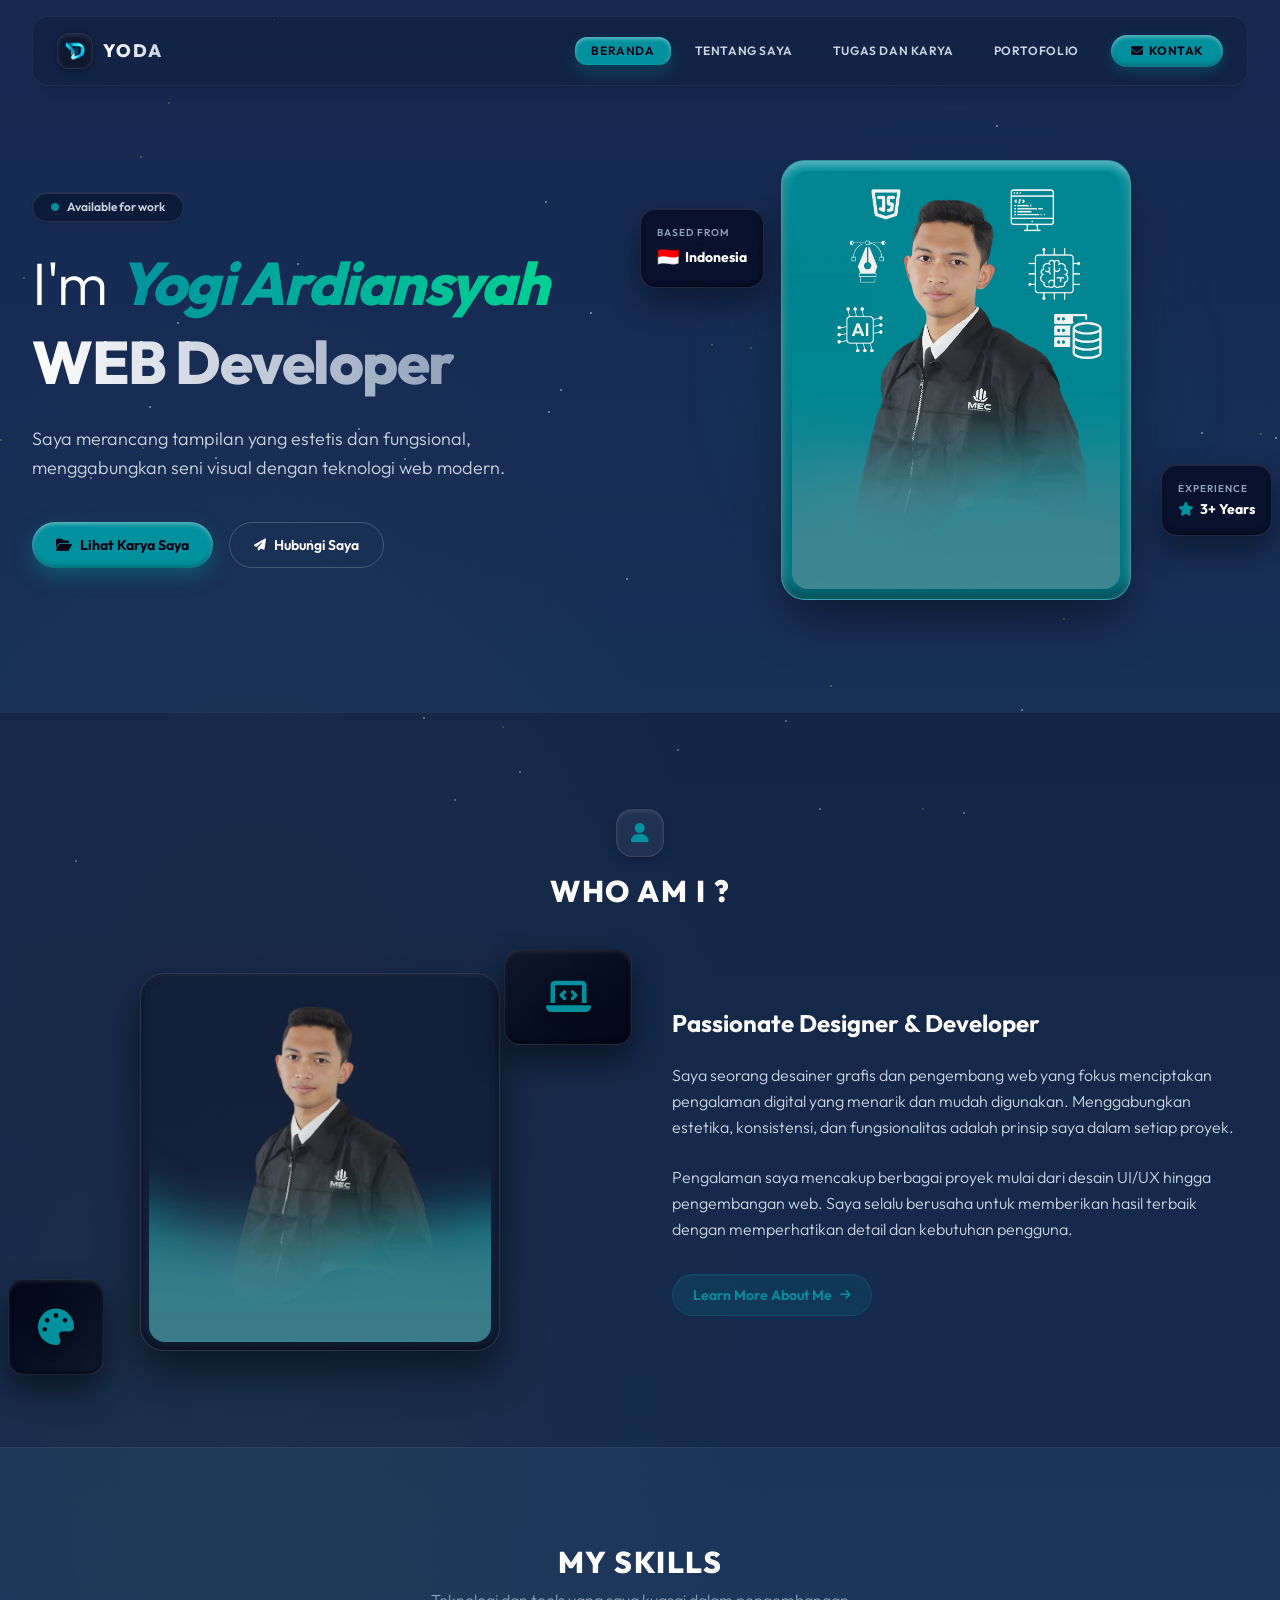
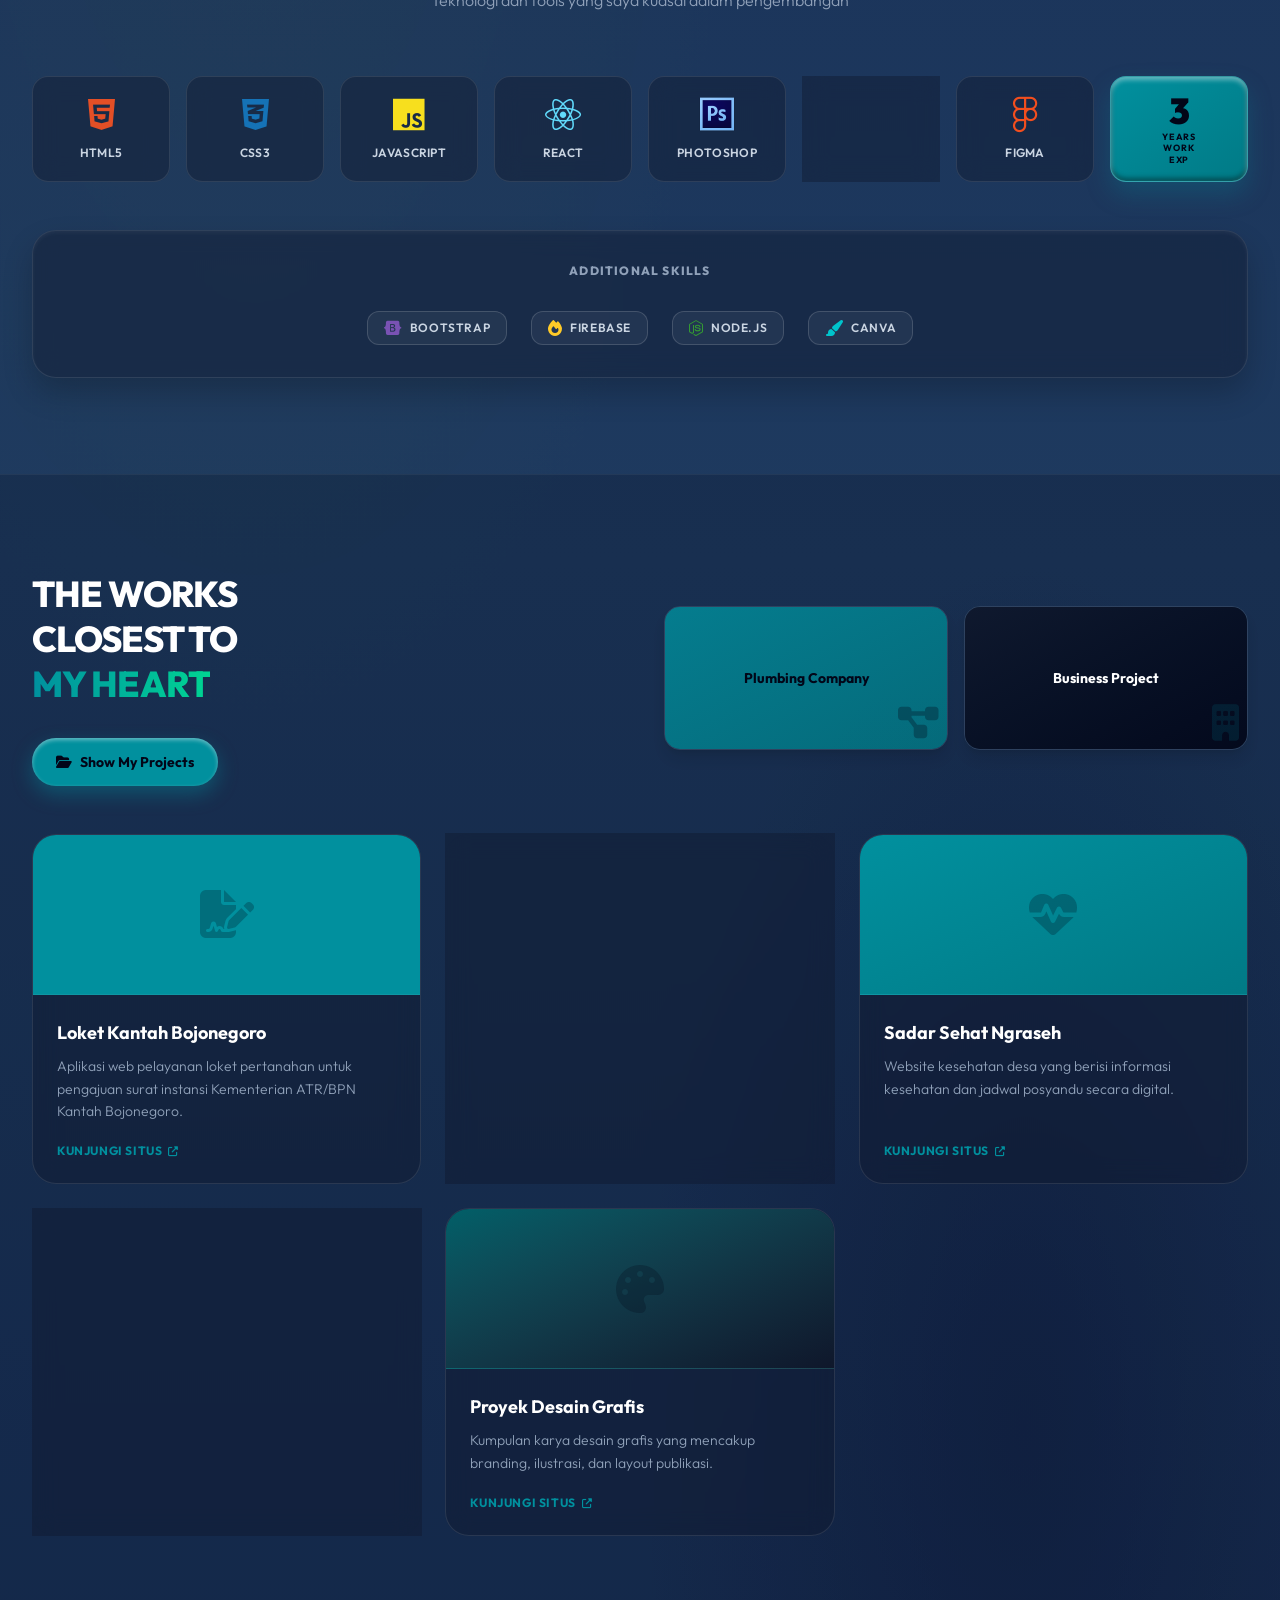
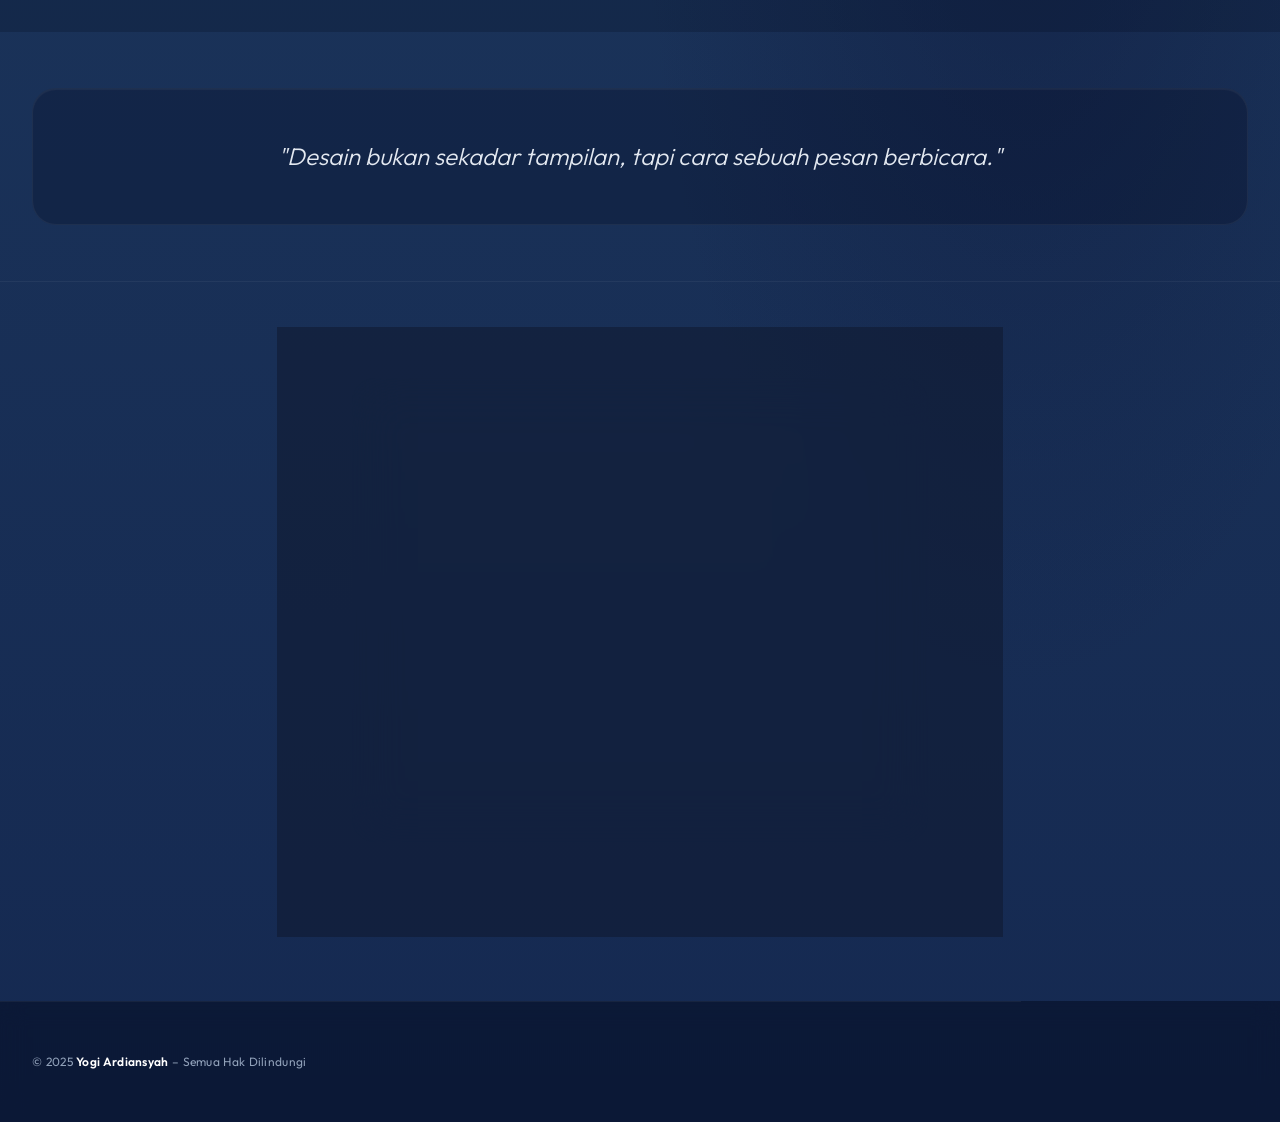
<file: index.html>
<!doctype html>
<html lang="id">
  <head>
    <meta charset="UTF-8" />
    <meta name="viewport" content="width=device-width, initial-scale=1.0" />
    <title>Yogi Ardiansyah - Portfolio</title>
    <link rel="icon" type="image/png" href="./assets/img/logo.png" />
    <meta name="description" content="Portfolio Yogi Ardiansyah - Desainer Grafis & Web Developer" />
    <link rel="stylesheet" href="https://cdnjs.cloudflare.com/ajax/libs/font-awesome/6.4.0/css/all.min.css" />
    <link href="https://fonts.googleapis.com/css2?family=Outfit:wght@300;400;500;600;700;800&display=swap" rel="stylesheet" />
    <script type="module" crossorigin src="./assets/index-6cL7aO2f.js"></script>
    <link rel="stylesheet" crossorigin href="./assets/index-B1aC6Dxo.css">
  </head>
  <body class="bg-gradient">
    <div id="root"></div>
  </body>
</html>
</file>
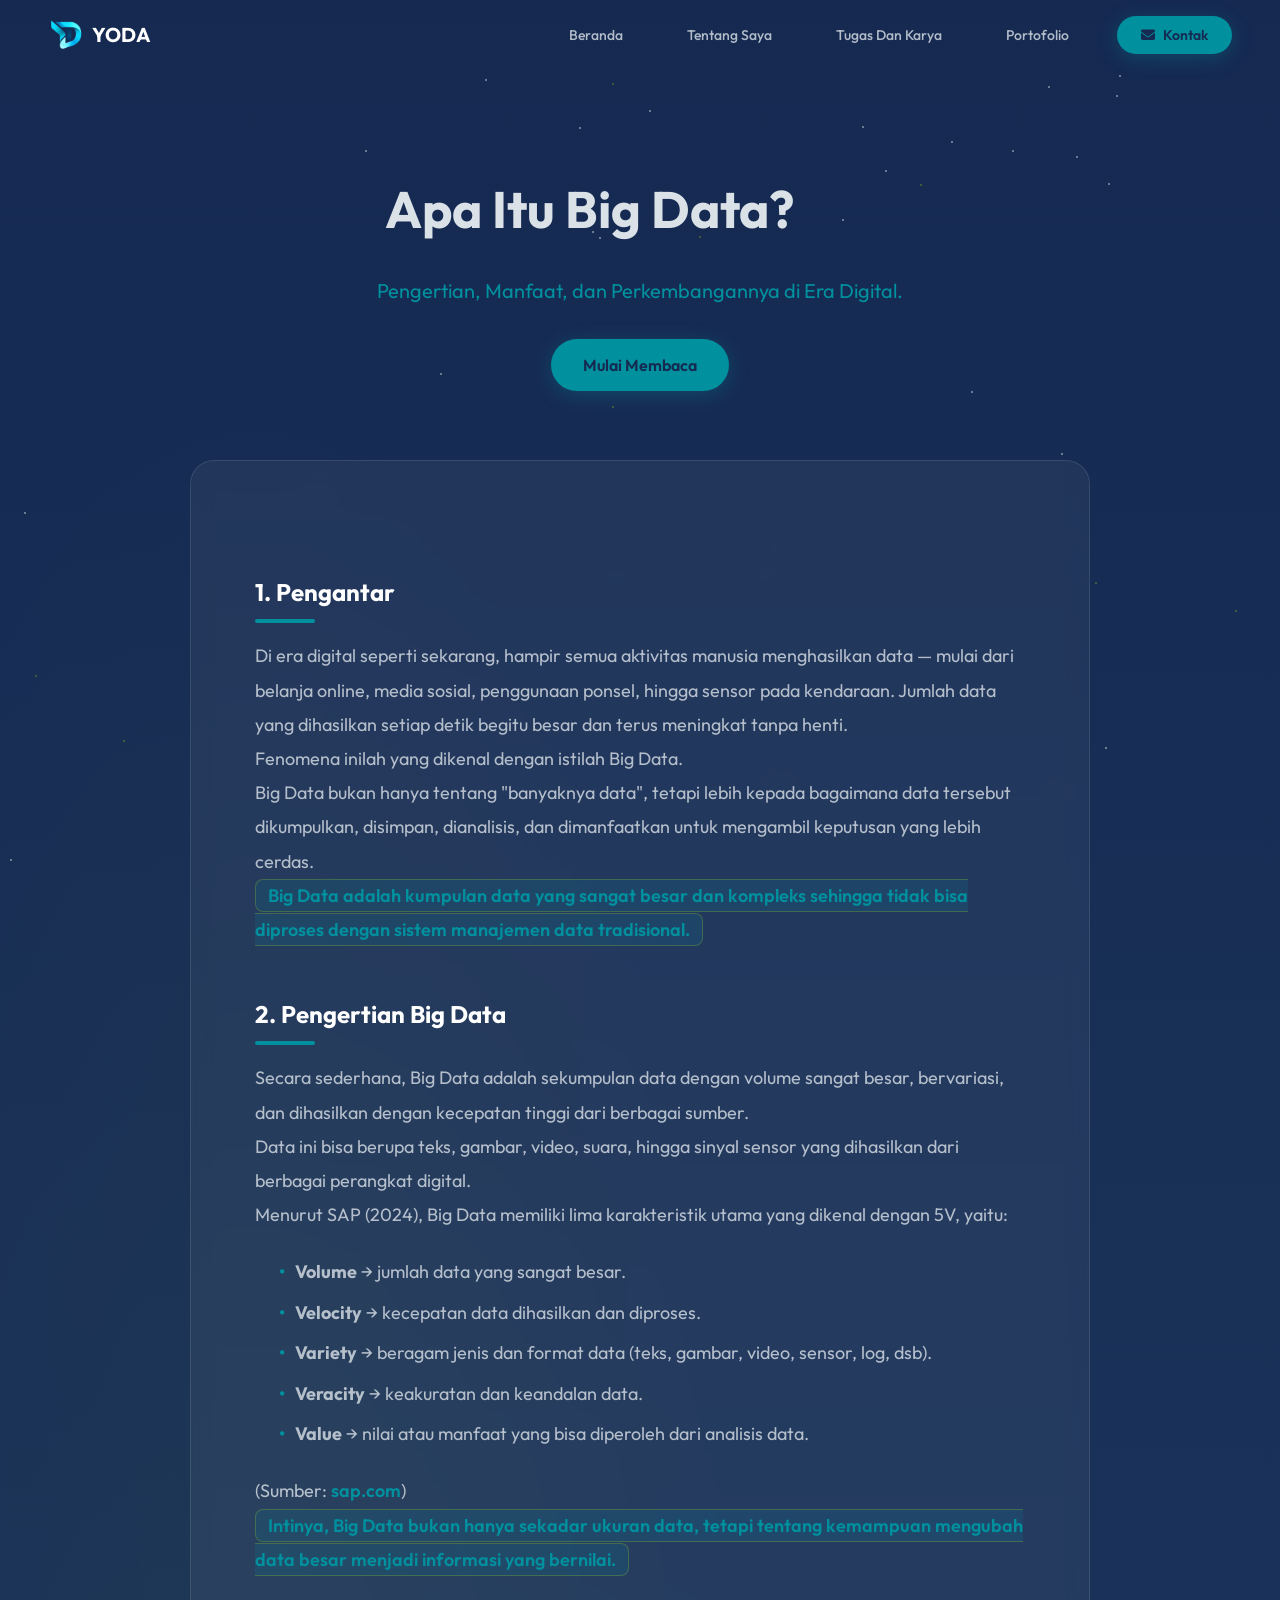
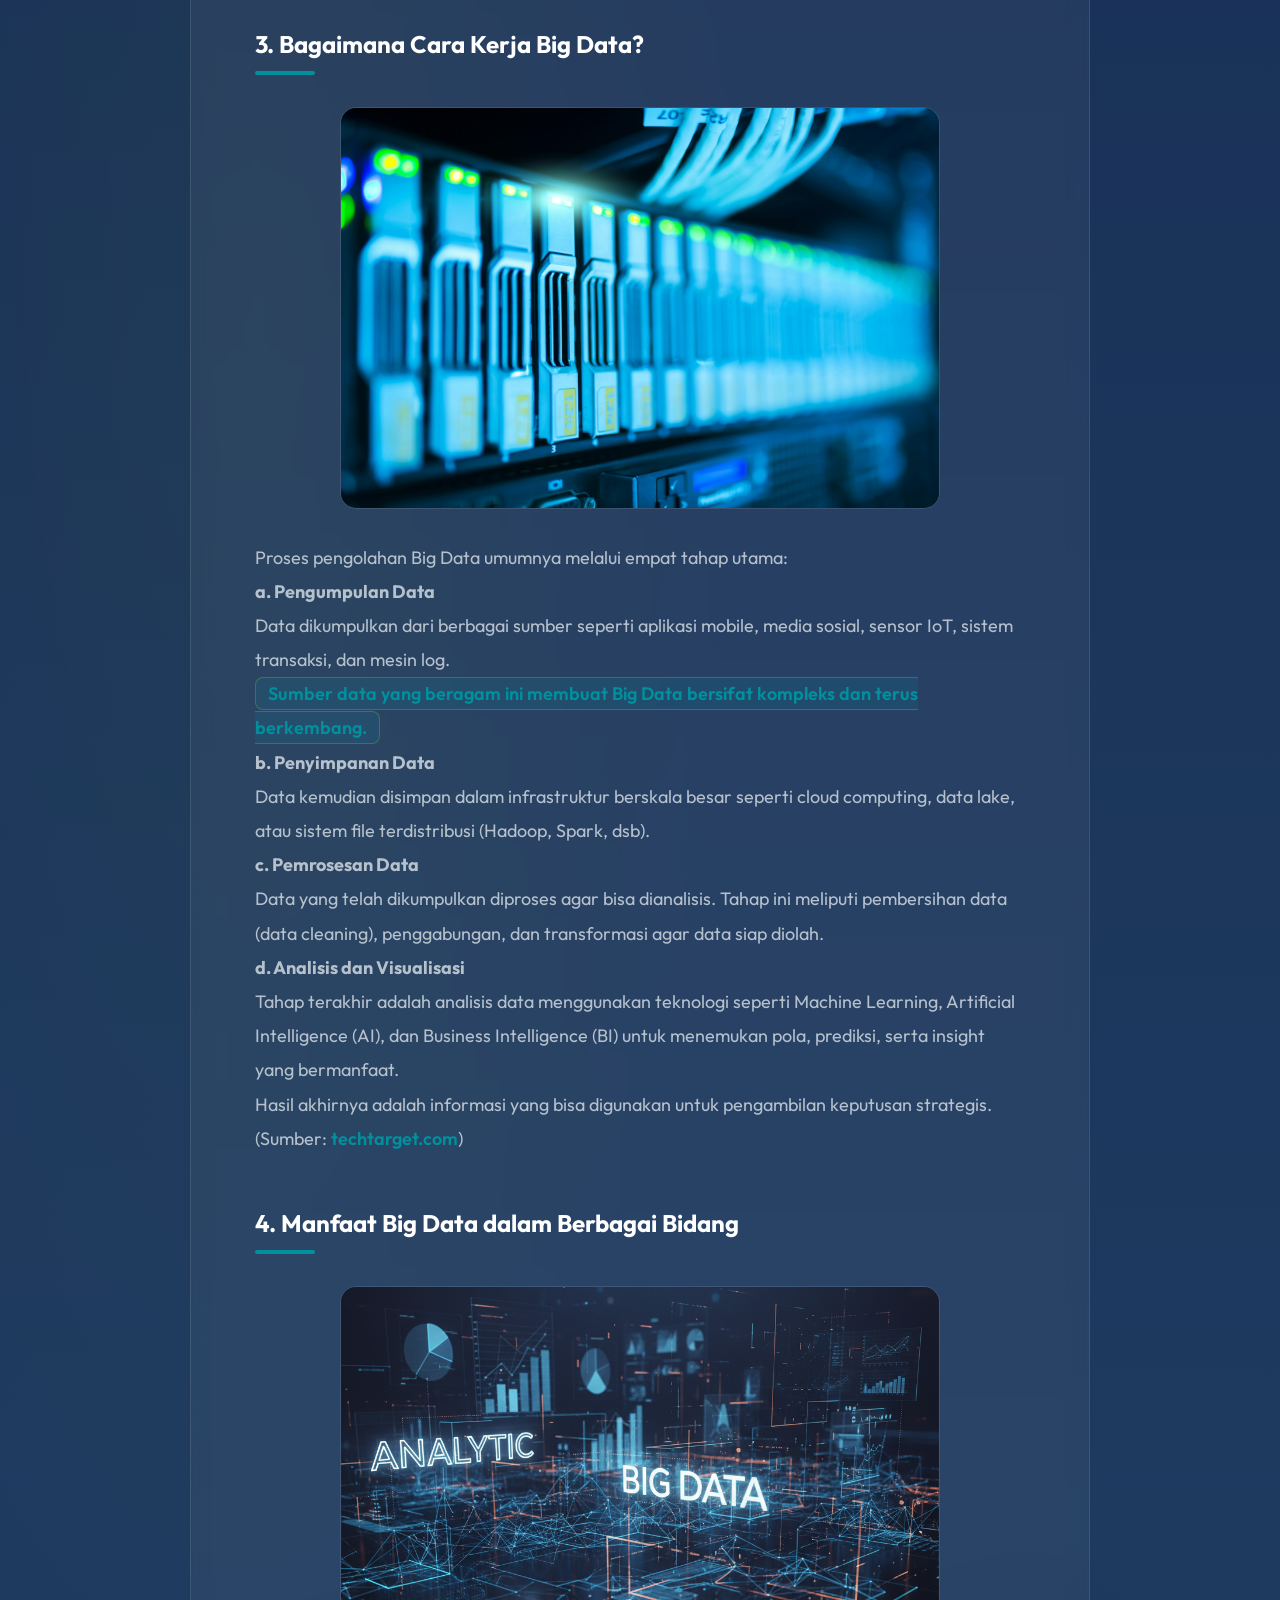
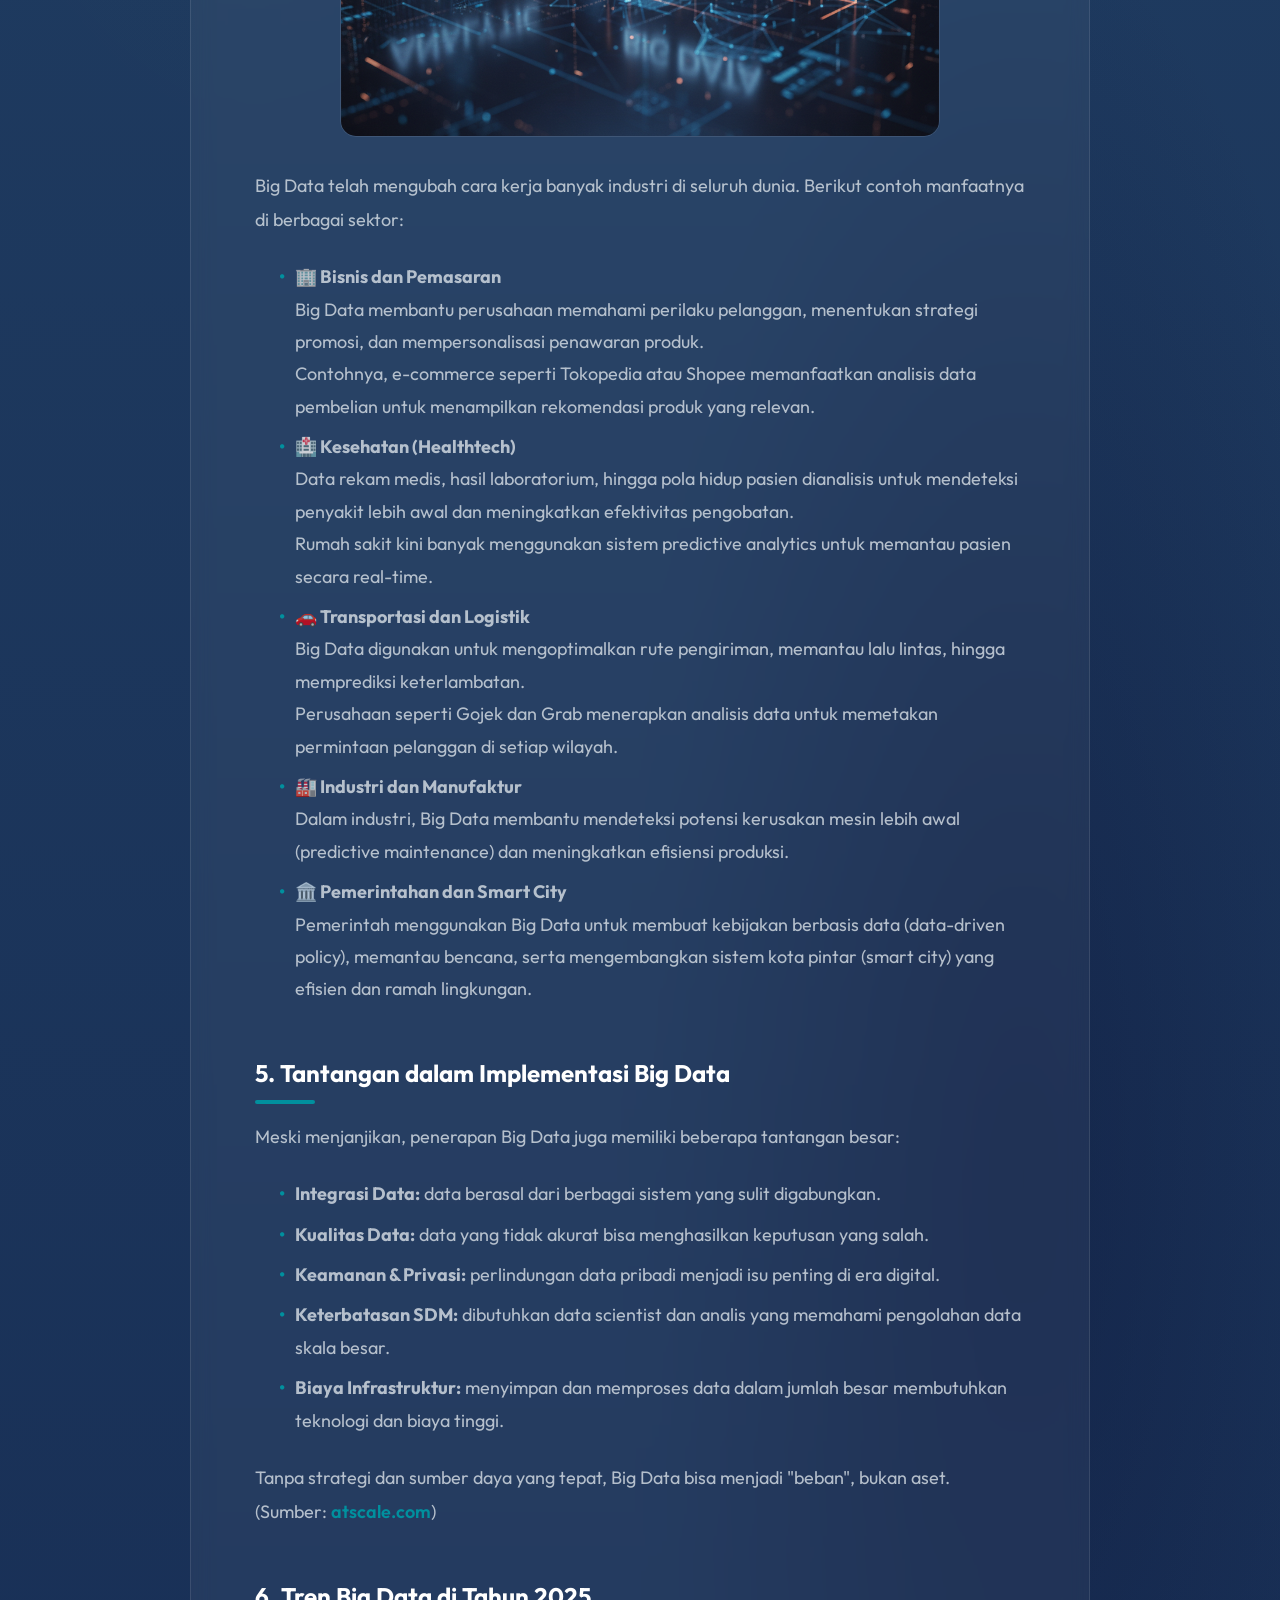
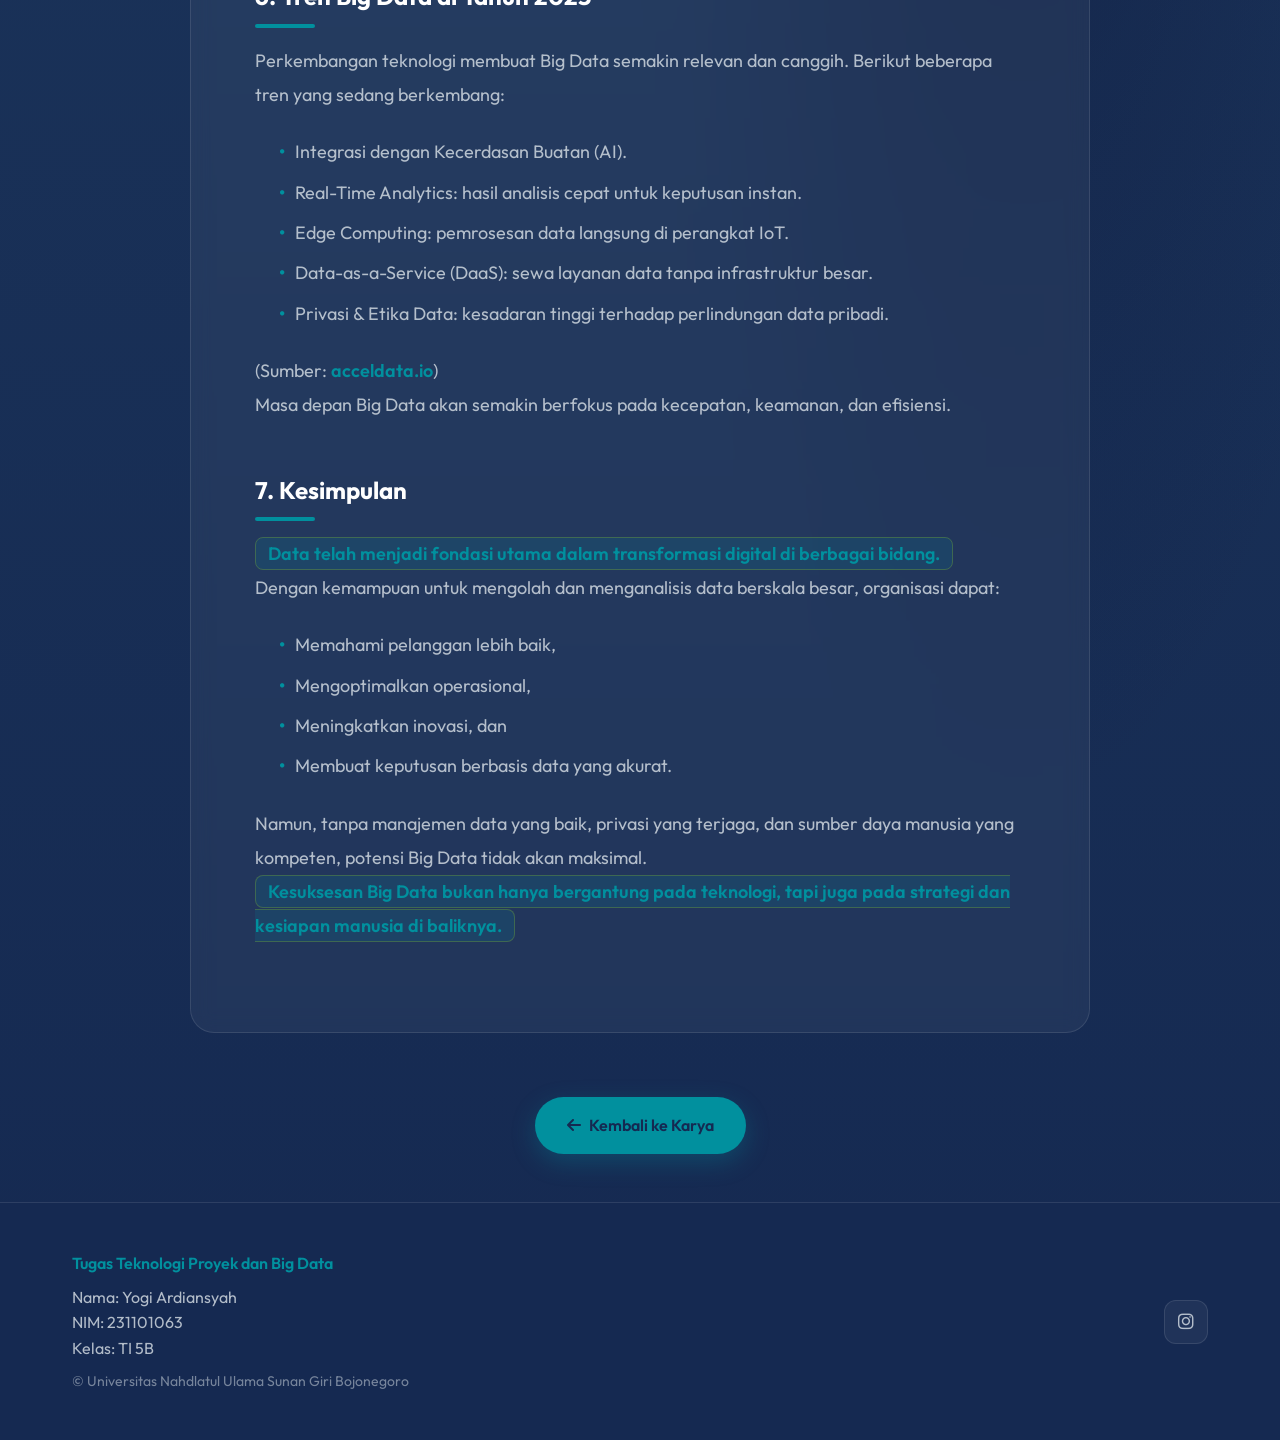
<file: bigdata.html>
<!DOCTYPE html>
<html lang="id">
<head>
  <meta charset="UTF-8" />
  <meta name="viewport" content="width=device-width, initial-scale=1.0"/>
  <title>Apa Itu Big Data?</title>
   <link rel="icon" type="image/png" href="./assets/img/logo.png">
  <meta name="description" content="Pengertian, Manfaat, dan Perkembangan Big Data di Era Digital">
  <link rel="stylesheet" href="https://cdnjs.cloudflare.com/ajax/libs/font-awesome/6.4.0/css/all.min.css">
  <link href="https://fonts.googleapis.com/css2?family=Outfit:wght@300;400;500;600;700;800&display=swap" rel="stylesheet">
  <link rel="stylesheet" href="./styles.css">
</head>
<body class="bg-gradient">
  <!-- Floating Stars -->
  <div class="stars" id="stars"></div>

  <!-- Navbar -->
  <nav class="navbar" id="navbar">
    <a href="index.html" class="logo">
      <span class="logo-icon"><img src="./assets/img/logo.png" alt="Logo" style="width:100%;height:100%;object-fit:contain;"></span>
      YODA
    </a>
    <button class="mobile-menu-btn" id="mobileMenuBtn" aria-label="Toggle menu">
      <i class="fas fa-bars"></i>
    </button>
    <div class="nav-menu" id="navMenu">
      <a href="index.html" class="nav-link">Beranda</a>
      <a href="index.html#about" class="nav-link">Tentang Saya</a>
      <a href="Karya.html" class="nav-link">Tugas Dan Karya</a>
      <a href="index.html#works" class="nav-link">Portofolio</a>
      <a href="index.html#contact" class="nav-cta">
        <i class="fas fa-envelope"></i>
        Kontak
      </a>
    </div>
  </nav>

  <!-- Hero Section -->
  <section class="hero article-hero" id="hero">
    <div class="container">
      <div class="hero-content" style="max-width:900px;margin:0 auto;text-align:center;">
        <h1>Apa Itu Big Data?</h1>
        <p>Pengertian, Manfaat, dan Perkembangannya di Era Digital.</p>
        <button class="btn btn-primary" id="scrollBtn">Mulai Membaca</button>
      </div>
    </div>
  </section>

  <!-- Article Section -->
  <main class="article-section">
    <h2 class="reveal">1. Pengantar</h2>
    <p class="reveal">Di era digital seperti sekarang, hampir semua aktivitas manusia menghasilkan data — mulai dari belanja online, media sosial, penggunaan ponsel, hingga sensor pada kendaraan. Jumlah data yang dihasilkan setiap detik begitu besar dan terus meningkat tanpa henti.<br>
    Fenomena inilah yang dikenal dengan istilah Big Data.<br>
    Big Data bukan hanya tentang "banyaknya data", tetapi lebih kepada bagaimana data tersebut dikumpulkan, disimpan, dianalisis, dan dimanfaatkan untuk mengambil keputusan yang lebih cerdas.<br>
    <mark>Big Data adalah kumpulan data yang sangat besar dan kompleks sehingga tidak bisa diproses dengan sistem manajemen data tradisional.</mark></p>

    <h2 class="reveal">2. Pengertian Big Data</h2>
    <p class="reveal">Secara sederhana, Big Data adalah sekumpulan data dengan volume sangat besar, bervariasi, dan dihasilkan dengan kecepatan tinggi dari berbagai sumber.<br>
    Data ini bisa berupa teks, gambar, video, suara, hingga sinyal sensor yang dihasilkan dari berbagai perangkat digital.<br>
    Menurut SAP (2024), Big Data memiliki lima karakteristik utama yang dikenal dengan 5V, yaitu:</p>
    <ul class="reveal">
      <li><strong>Volume</strong> → jumlah data yang sangat besar.</li>
      <li><strong>Velocity</strong> → kecepatan data dihasilkan dan diproses.</li>
      <li><strong>Variety</strong> → beragam jenis dan format data (teks, gambar, video, sensor, log, dsb).</li>
      <li><strong>Veracity</strong> → keakuratan dan keandalan data.</li>
      <li><strong>Value</strong> → nilai atau manfaat yang bisa diperoleh dari analisis data.</li>
    </ul>
    <p class="reveal">(Sumber: <a href="https://www.sap.com/products/technology-platform/what-is-big-data.html" target="_blank">sap.com</a>)<br>
    <mark>Intinya, Big Data bukan hanya sekadar ukuran data, tetapi tentang kemampuan mengubah data besar menjadi informasi yang bernilai.</mark></p>

    <h2 class="reveal">3. Bagaimana Cara Kerja Big Data?</h2>
    <img src="./assets/img/dataServer.jpg" alt="Data Servers" class="section-image reveal">
    <p class="reveal">Proses pengolahan Big Data umumnya melalui empat tahap utama:<br>
    <strong>a. Pengumpulan Data</strong><br>
    Data dikumpulkan dari berbagai sumber seperti aplikasi mobile, media sosial, sensor IoT, sistem transaksi, dan mesin log.<br>
    <mark>Sumber data yang beragam ini membuat Big Data bersifat kompleks dan terus berkembang.</mark><br>
    <strong>b. Penyimpanan Data</strong><br>
    Data kemudian disimpan dalam infrastruktur berskala besar seperti cloud computing, data lake, atau sistem file terdistribusi (Hadoop, Spark, dsb).<br>
    <strong>c. Pemrosesan Data</strong><br>
    Data yang telah dikumpulkan diproses agar bisa dianalisis. Tahap ini meliputi pembersihan data (data cleaning), penggabungan, dan transformasi agar data siap diolah.<br>
    <strong>d. Analisis dan Visualisasi</strong><br>
    Tahap terakhir adalah analisis data menggunakan teknologi seperti Machine Learning, Artificial Intelligence (AI), dan Business Intelligence (BI) untuk menemukan pola, prediksi, serta insight yang bermanfaat.<br>
    Hasil akhirnya adalah informasi yang bisa digunakan untuk pengambilan keputusan strategis.<br>
    (Sumber: <a href="https://www.techtarget.com/searchdatamanagement/definition/big-data" target="_blank">techtarget.com</a>)</p>

    <h2 class="reveal">4. Manfaat Big Data dalam Berbagai Bidang</h2>
    <img src="./assets/img/analytic.png" alt="Analytics Dashboard" class="section-image reveal">
    <p class="reveal">Big Data telah mengubah cara kerja banyak industri di seluruh dunia. Berikut contoh manfaatnya di berbagai sektor:</p>
    <ul class="reveal">
      <li><strong>🏢 Bisnis dan Pemasaran</strong><br>
      Big Data membantu perusahaan memahami perilaku pelanggan, menentukan strategi promosi, dan mempersonalisasi penawaran produk.<br>
      Contohnya, e-commerce seperti Tokopedia atau Shopee memanfaatkan analisis data pembelian untuk menampilkan rekomendasi produk yang relevan.</li>
      <li><strong>🏥 Kesehatan (Healthtech)</strong><br>
      Data rekam medis, hasil laboratorium, hingga pola hidup pasien dianalisis untuk mendeteksi penyakit lebih awal dan meningkatkan efektivitas pengobatan.<br>
      Rumah sakit kini banyak menggunakan sistem predictive analytics untuk memantau pasien secara real-time.</li>
      <li><strong>🚗 Transportasi dan Logistik</strong><br>
      Big Data digunakan untuk mengoptimalkan rute pengiriman, memantau lalu lintas, hingga memprediksi keterlambatan.<br>
      Perusahaan seperti Gojek dan Grab menerapkan analisis data untuk memetakan permintaan pelanggan di setiap wilayah.</li>
      <li><strong>🏭 Industri dan Manufaktur</strong><br>
      Dalam industri, Big Data membantu mendeteksi potensi kerusakan mesin lebih awal (predictive maintenance) dan meningkatkan efisiensi produksi.</li>
      <li><strong>🏛️ Pemerintahan dan Smart City</strong><br>
      Pemerintah menggunakan Big Data untuk membuat kebijakan berbasis data (data-driven policy), memantau bencana, serta mengembangkan sistem kota pintar (smart city) yang efisien dan ramah lingkungan.</li>
    </ul>

    <h2 class="reveal">5. Tantangan dalam Implementasi Big Data</h2>
    <p class="reveal">Meski menjanjikan, penerapan Big Data juga memiliki beberapa tantangan besar:</p>
    <ul class="reveal">
      <li><strong>Integrasi Data:</strong> data berasal dari berbagai sistem yang sulit digabungkan.</li>
      <li><strong>Kualitas Data:</strong> data yang tidak akurat bisa menghasilkan keputusan yang salah.</li>
      <li><strong>Keamanan & Privasi:</strong> perlindungan data pribadi menjadi isu penting di era digital.</li>
      <li><strong>Keterbatasan SDM:</strong> dibutuhkan data scientist dan analis yang memahami pengolahan data skala besar.</li>
      <li><strong>Biaya Infrastruktur:</strong> menyimpan dan memproses data dalam jumlah besar membutuhkan teknologi dan biaya tinggi.</li>
    </ul>
    <p class="reveal">Tanpa strategi dan sumber daya yang tepat, Big Data bisa menjadi "beban", bukan aset.<br>
    (Sumber: <a href="https://www.atscale.com/glossary/big-data/" target="_blank">atscale.com</a>)</p>

    <h2 class="reveal">6. Tren Big Data di Tahun 2025</h2>
    <p class="reveal">Perkembangan teknologi membuat Big Data semakin relevan dan canggih. Berikut beberapa tren yang sedang berkembang:</p>
    <ul class="reveal">
      <li>Integrasi dengan Kecerdasan Buatan (AI).</li>
      <li>Real-Time Analytics: hasil analisis cepat untuk keputusan instan.</li>
      <li>Edge Computing: pemrosesan data langsung di perangkat IoT.</li>
      <li>Data-as-a-Service (DaaS): sewa layanan data tanpa infrastruktur besar.</li>
      <li>Privasi & Etika Data: kesadaran tinggi terhadap perlindungan data pribadi.</li>
    </ul>
    <p class="reveal">(Sumber: <a href="https://www.acceldata.io/blog/top-8-big-data-trends-shaping-2025" target="_blank">acceldata.io</a>)<br>
    Masa depan Big Data akan semakin berfokus pada kecepatan, keamanan, dan efisiensi.</p>

    <h2 class="reveal">7. Kesimpulan</h2>
    <p class="reveal"><mark>Data telah menjadi fondasi utama dalam transformasi digital di berbagai bidang.</mark><br>
    Dengan kemampuan untuk mengolah dan menganalisis data berskala besar, organisasi dapat:</p>
    <ul class="reveal">
      <li>Memahami pelanggan lebih baik,</li>
      <li>Mengoptimalkan operasional,</li>
      <li>Meningkatkan inovasi, dan</li>
      <li>Membuat keputusan berbasis data yang akurat.</li>
    </ul>
    <p class="reveal">Namun, tanpa manajemen data yang baik, privasi yang terjaga, dan sumber daya manusia yang kompeten, potensi Big Data tidak akan maksimal.<br>
    <mark>Kesuksesan Big Data bukan hanya bergantung pada teknologi, tapi juga pada strategi dan kesiapan manusia di baliknya.</mark></p>
  </main>

  <!-- Back Button -->
  <div class="back-btn-container">
    <a href="Karya.html" class="back-btn">
      <i class="fas fa-arrow-left"></i>
      Kembali ke Karya
    </a>
  </div>

  <!-- Footer -->
  <footer class="footer">
    <div class="container">
      <div class="footer-content">
        <div class="footer-left" style="text-align:left;">
          <p style="color:var(--accent);font-weight:600;margin-bottom:0.5rem;">Tugas Teknologi Proyek dan Big Data</p>
          <p style="color:var(--text-secondary);">Nama: Yogi Ardiansyah</p>
          <p style="color:var(--text-secondary);">NIM: 231101063</p>
          <p style="color:var(--text-secondary);">Kelas: TI 5B</p>
          <p style="color:var(--text-muted);font-size:0.875rem;margin-top:0.5rem;">© Universitas Nahdlatul Ulama Sunan Giri Bojonegoro</p>
        </div>
        <div class="social-links">
          <a href="https://www.instagram.com/yogi__ardiansyah?igsh=MTZwNnl4OHg2M3BkeQ==" target="_blank" class="social-link" aria-label="Instagram">
            <i class="fab fa-instagram"></i>
          </a>
        </div>
      </div>
    </div>
  </footer>

  <!-- Back to Top Button -->
  <button class="back-to-top" id="backToTop" aria-label="Back to top">
    <i class="fas fa-arrow-up"></i>
  </button>

  <!-- JavaScript -->
  <script src="main.js"></script>
</body>
</html>
</file>
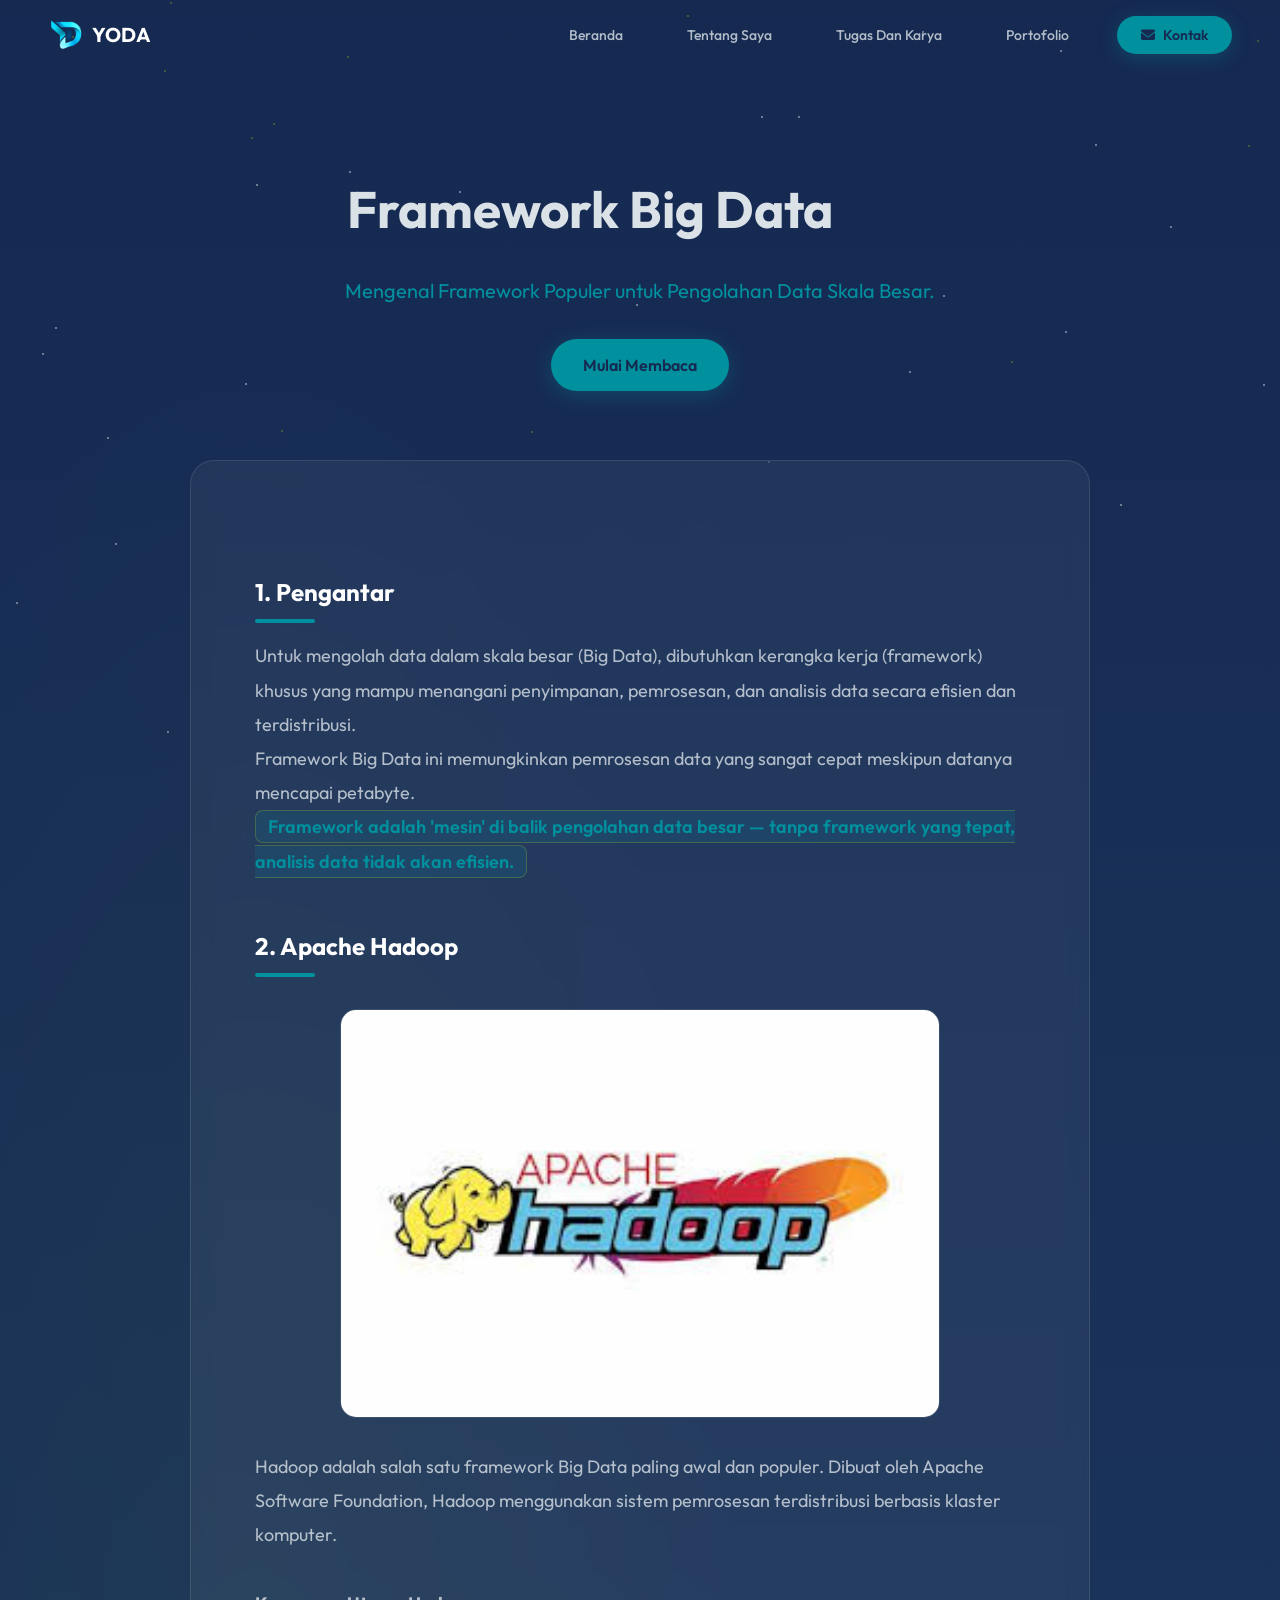
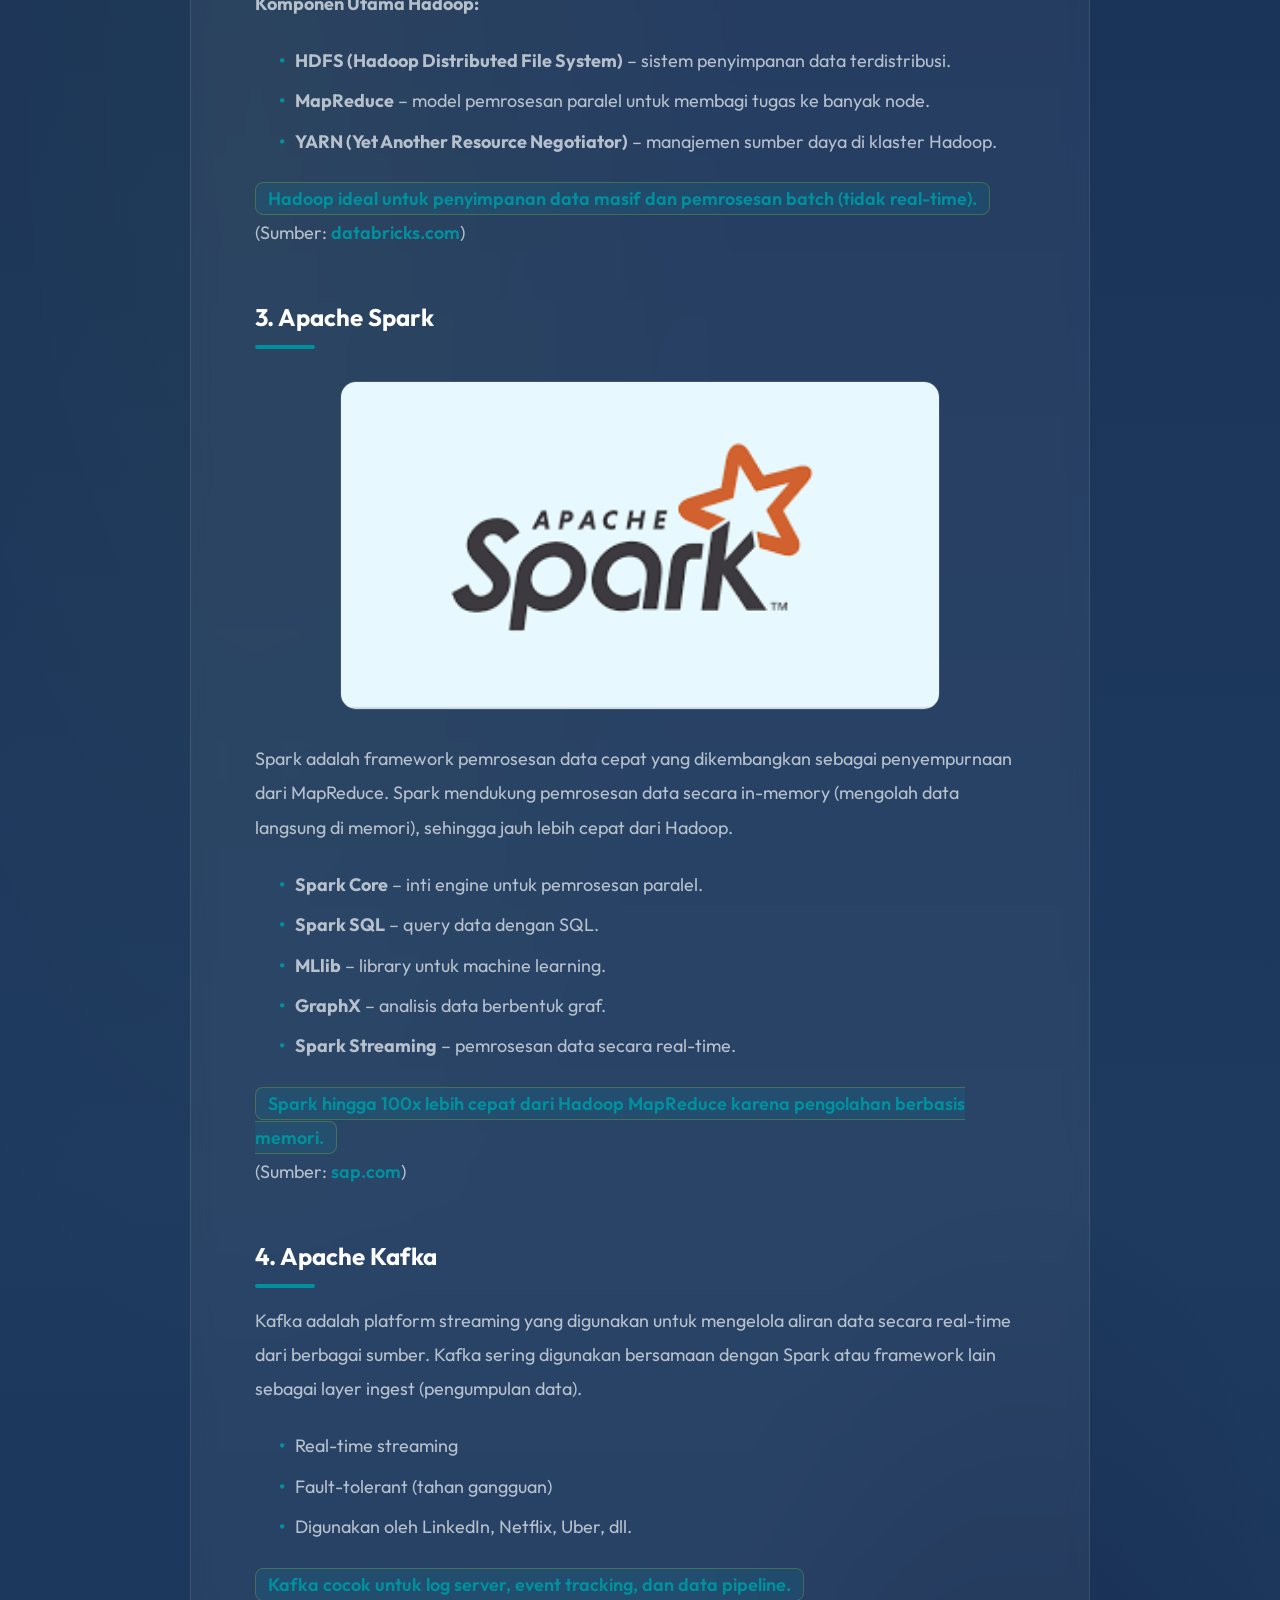
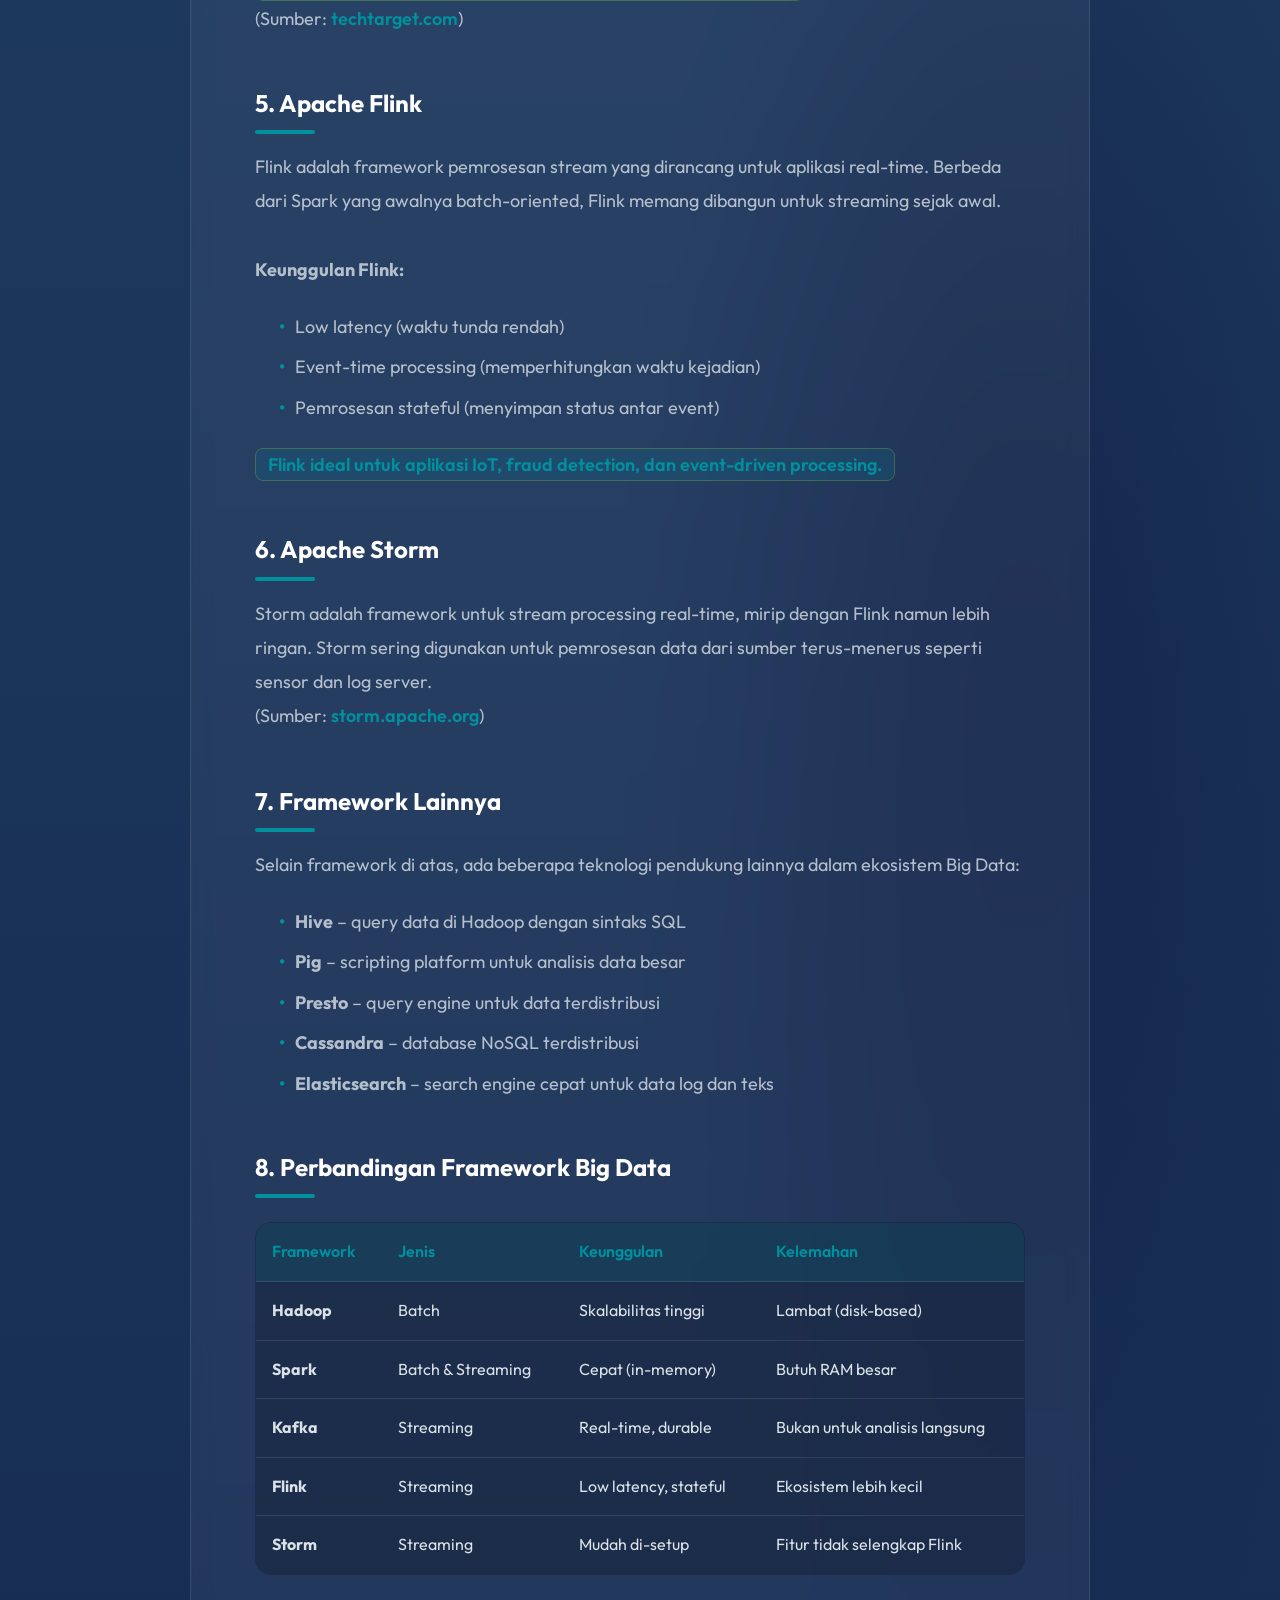
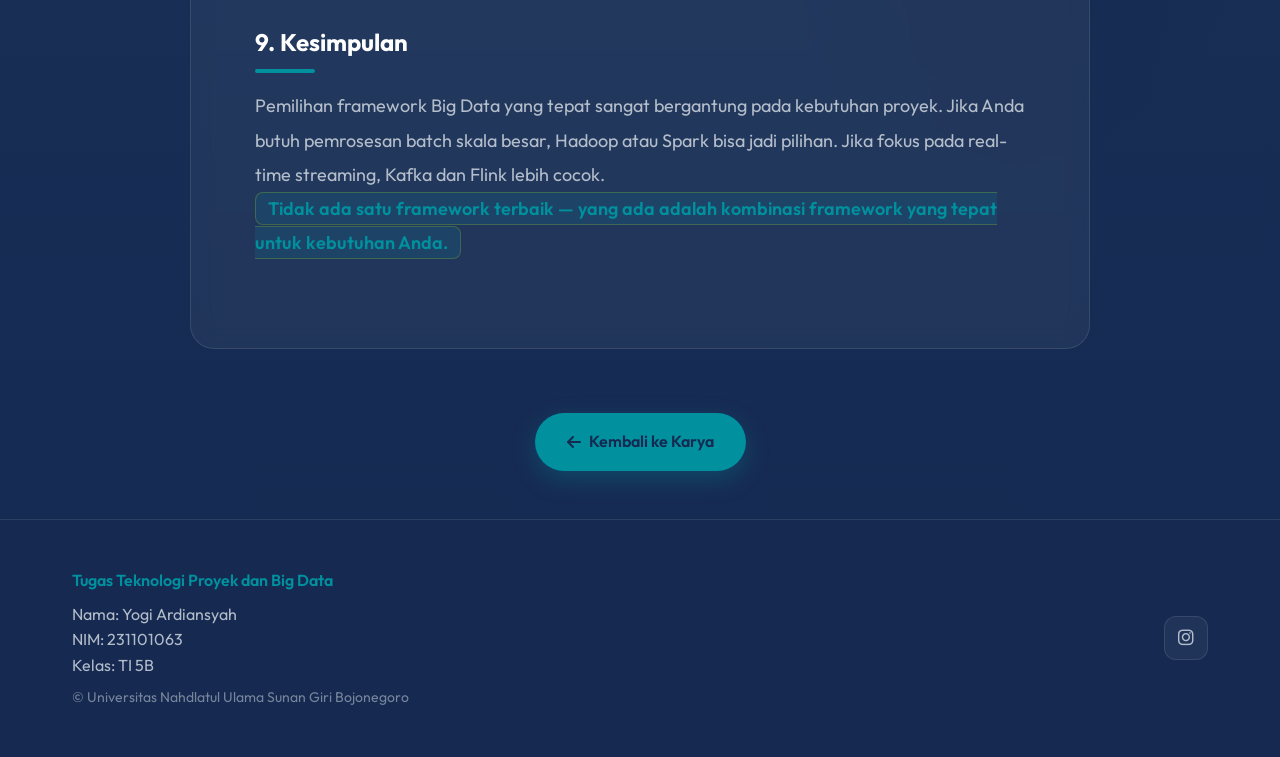
<file: framework.html>
<!doctype html>
<html lang="id">
  <head>
    <meta charset="UTF-8" />
    <meta name="viewport" content="width=device-width, initial-scale=1.0" />
    <title>Framework Big Data</title>
    <link rel="icon" type="image/png" href="./assets/img/logo.png" />
    <meta
      name="description"
      content="Mengenal Framework Populer untuk Pengolahan Data Skala Besar"
    />
    <link
      rel="stylesheet"
      href="https://cdnjs.cloudflare.com/ajax/libs/font-awesome/6.4.0/css/all.min.css"
    />
    <link
      href="https://fonts.googleapis.com/css2?family=Outfit:wght@300;400;500;600;700;800&display=swap"
      rel="stylesheet"
    />
    <link rel="stylesheet" href="styles.css" />
  </head>
  <body class="bg-gradient">
    <!-- Floating Stars -->
    <div class="stars" id="stars"></div>

    <!-- Navbar -->
    <nav class="navbar" id="navbar">
      <a href="index.html" class="logo">
        <span class="logo-icon"
          ><img
            src="./assets/img/logo.png"
            alt="Logo"
            style="width: 100%; height: 100%; object-fit: contain"
        /></span>
        YODA
      </a>
      <button
        class="mobile-menu-btn"
        id="mobileMenuBtn"
        aria-label="Toggle menu"
      >
        <i class="fas fa-bars"></i>
      </button>
      <div class="nav-menu" id="navMenu">
        <a href="index.html" class="nav-link">Beranda</a>
        <a href="index.html#about" class="nav-link">Tentang Saya</a>
        <a href="Karya.html" class="nav-link">Tugas Dan Karya</a>
        <a href="index.html#works" class="nav-link">Portofolio</a>
        <a href="index.html#contact" class="nav-cta">
          <i class="fas fa-envelope"></i>
          Kontak
        </a>
      </div>
    </nav>

    <!-- Hero Section -->
    <section class="hero article-hero" id="hero">
      <div class="container">
        <div
          class="hero-content"
          style="max-width: 900px; margin: 0 auto; text-align: center"
        >
          <h1>Framework Big Data</h1>
          <p>Mengenal Framework Populer untuk Pengolahan Data Skala Besar.</p>
          <button class="btn btn-primary" id="scrollBtn">Mulai Membaca</button>
        </div>
      </div>
    </section>

    <!-- Article Section -->
    <main class="article-section">
      <h2 class="reveal">1. Pengantar</h2>
      <p class="reveal">
        Untuk mengolah data dalam skala besar (Big Data), dibutuhkan kerangka
        kerja (framework) khusus yang mampu menangani penyimpanan, pemrosesan,
        dan analisis data secara efisien dan terdistribusi.<br />
        Framework Big Data ini memungkinkan pemrosesan data yang sangat cepat
        meskipun datanya mencapai petabyte.<br />
        <mark
          >Framework adalah 'mesin' di balik pengolahan data besar — tanpa
          framework yang tepat, analisis data tidak akan efisien.</mark
        >
      </p>

      <h2 class="reveal">2. Apache Hadoop</h2>
      <img
        src="./assets/img/handoop.png"
        alt="Apache Hadoop"
        class="section-image reveal"
      />
      <p class="reveal">
        Hadoop adalah salah satu framework Big Data paling awal dan populer.
        Dibuat oleh Apache Software Foundation, Hadoop menggunakan sistem
        pemrosesan terdistribusi berbasis klaster komputer.<br /><br />
        <strong>Komponen Utama Hadoop:</strong>
      </p>
      <ul class="reveal">
        <li>
          <strong>HDFS (Hadoop Distributed File System)</strong> – sistem
          penyimpanan data terdistribusi.
        </li>
        <li>
          <strong>MapReduce</strong> – model pemrosesan paralel untuk membagi
          tugas ke banyak node.
        </li>
        <li>
          <strong>YARN (Yet Another Resource Negotiator)</strong> – manajemen
          sumber daya di klaster Hadoop.
        </li>
      </ul>
      <p class="reveal">
        <mark
          >Hadoop ideal untuk penyimpanan data masif dan pemrosesan batch (tidak
          real-time).</mark
        ><br />
        (Sumber:
        <a href="https://www.databricks.com/glossary/hadoop" target="_blank"
          >databricks.com</a
        >)
      </p>

      <h2 class="reveal">3. Apache Spark</h2>
      <img
        src="./assets/img/spark.png"
        alt="Apache Spark"
        class="section-image reveal"
      />
      <p class="reveal">
        Spark adalah framework pemrosesan data cepat yang dikembangkan sebagai
        penyempurnaan dari MapReduce. Spark mendukung pemrosesan data secara
        in-memory (mengolah data langsung di memori), sehingga jauh lebih cepat
        dari Hadoop.
      </p>
      <ul class="reveal">
        <li>
          <strong>Spark Core</strong> – inti engine untuk pemrosesan paralel.
        </li>
        <li><strong>Spark SQL</strong> – query data dengan SQL.</li>
        <li><strong>MLlib</strong> – library untuk machine learning.</li>
        <li><strong>GraphX</strong> – analisis data berbentuk graf.</li>
        <li>
          <strong>Spark Streaming</strong> – pemrosesan data secara real-time.
        </li>
      </ul>
      <p class="reveal">
        <mark
          >Spark hingga 100x lebih cepat dari Hadoop MapReduce karena pengolahan
          berbasis memori.</mark
        ><br />
        (Sumber:
        <a
          href="https://www.sap.com/products/technology-platform/what-is-big-data.html"
          target="_blank"
          >sap.com</a
        >)
      </p>

      <h2 class="reveal">4. Apache Kafka</h2>
      <p class="reveal">
        Kafka adalah platform streaming yang digunakan untuk mengelola aliran
        data secara real-time dari berbagai sumber. Kafka sering digunakan
        bersamaan dengan Spark atau framework lain sebagai layer ingest
        (pengumpulan data).
      </p>
      <ul class="reveal">
        <li>Real-time streaming</li>
        <li>Fault-tolerant (tahan gangguan)</li>
        <li>Digunakan oleh LinkedIn, Netflix, Uber, dll.</li>
      </ul>
      <p class="reveal">
        <mark
          >Kafka cocok untuk log server, event tracking, dan data
          pipeline.</mark
        ><br />
        (Sumber:
        <a
          href="https://www.techtarget.com/searchdatamanagement/definition/big-data"
          target="_blank"
          >techtarget.com</a
        >)
      </p>

      <h2 class="reveal">5. Apache Flink</h2>
      <p class="reveal">
        Flink adalah framework pemrosesan stream yang dirancang untuk aplikasi
        real-time. Berbeda dari Spark yang awalnya batch-oriented, Flink memang
        dibangun untuk streaming sejak awal.<br /><br />
        <strong>Keunggulan Flink:</strong>
      </p>
      <ul class="reveal">
        <li>Low latency (waktu tunda rendah)</li>
        <li>Event-time processing (memperhitungkan waktu kejadian)</li>
        <li>Pemrosesan stateful (menyimpan status antar event)</li>
      </ul>
      <p class="reveal">
        <mark
          >Flink ideal untuk aplikasi IoT, fraud detection, dan event-driven
          processing.</mark
        >
      </p>

      <h2 class="reveal">6. Apache Storm</h2>
      <p class="reveal">
        Storm adalah framework untuk stream processing real-time, mirip dengan
        Flink namun lebih ringan. Storm sering digunakan untuk pemrosesan data
        dari sumber terus-menerus seperti sensor dan log server.<br />
        (Sumber:
        <a href="https://storm.apache.org/" target="_blank">storm.apache.org</a
        >)
      </p>

      <h2 class="reveal">7. Framework Lainnya</h2>
      <p class="reveal">
        Selain framework di atas, ada beberapa teknologi pendukung lainnya dalam
        ekosistem Big Data:
      </p>
      <ul class="reveal">
        <li><strong>Hive</strong> – query data di Hadoop dengan sintaks SQL</li>
        <li>
          <strong>Pig</strong> – scripting platform untuk analisis data besar
        </li>
        <li><strong>Presto</strong> – query engine untuk data terdistribusi</li>
        <li><strong>Cassandra</strong> – database NoSQL terdistribusi</li>
        <li>
          <strong>Elasticsearch</strong> – search engine cepat untuk data log
          dan teks
        </li>
      </ul>

      <h2 class="reveal">8. Perbandingan Framework Big Data</h2>
      <table class="reveal">
        <thead>
          <tr>
            <th>Framework</th>
            <th>Jenis</th>
            <th>Keunggulan</th>
            <th>Kelemahan</th>
          </tr>
        </thead>
        <tbody>
          <tr>
            <td><strong>Hadoop</strong></td>
            <td>Batch</td>
            <td>Skalabilitas tinggi</td>
            <td>Lambat (disk-based)</td>
          </tr>
          <tr>
            <td><strong>Spark</strong></td>
            <td>Batch & Streaming</td>
            <td>Cepat (in-memory)</td>
            <td>Butuh RAM besar</td>
          </tr>
          <tr>
            <td><strong>Kafka</strong></td>
            <td>Streaming</td>
            <td>Real-time, durable</td>
            <td>Bukan untuk analisis langsung</td>
          </tr>
          <tr>
            <td><strong>Flink</strong></td>
            <td>Streaming</td>
            <td>Low latency, stateful</td>
            <td>Ekosistem lebih kecil</td>
          </tr>
          <tr>
            <td><strong>Storm</strong></td>
            <td>Streaming</td>
            <td>Mudah di-setup</td>
            <td>Fitur tidak selengkap Flink</td>
          </tr>
        </tbody>
      </table>

      <h2 class="reveal">9. Kesimpulan</h2>
      <p class="reveal">
        Pemilihan framework Big Data yang tepat sangat bergantung pada kebutuhan
        proyek. Jika Anda butuh pemrosesan batch skala besar, Hadoop atau Spark
        bisa jadi pilihan. Jika fokus pada real-time streaming, Kafka dan Flink
        lebih cocok.<br />
        <mark
          >Tidak ada satu framework terbaik — yang ada adalah kombinasi
          framework yang tepat untuk kebutuhan Anda.</mark
        >
      </p>
    </main>

    <!-- Back Button -->
    <div class="back-btn-container">
      <a href="Karya.html" class="back-btn">
        <i class="fas fa-arrow-left"></i>
        Kembali ke Karya
      </a>
    </div>

    <!-- Footer -->
    <footer class="footer">
      <div class="container">
        <div class="footer-content">
          <div class="footer-left" style="text-align: left">
            <p
              style="
                color: var(--accent);
                font-weight: 600;
                margin-bottom: 0.5rem;
              "
            >
              Tugas Teknologi Proyek dan Big Data
            </p>
            <p style="color: var(--text-secondary)">Nama: Yogi Ardiansyah</p>
            <p style="color: var(--text-secondary)">NIM: 231101063</p>
            <p style="color: var(--text-secondary)">Kelas: TI 5B</p>
            <p
              style="
                color: var(--text-muted);
                font-size: 0.875rem;
                margin-top: 0.5rem;
              "
            >
              © Universitas Nahdlatul Ulama Sunan Giri Bojonegoro
            </p>
          </div>
          <div class="social-links">
            <a
              href="https://www.instagram.com/yogi__ardiansyah?igsh=MTZwNnl4OHg2M3BkeQ=="
              target="_blank"
              class="social-link"
              aria-label="Instagram"
            >
              <i class="fab fa-instagram"></i>
            </a>
          </div>
        </div>
      </div>
    </footer>

    <!-- Back to Top Button -->
    <button class="back-to-top" id="backToTop" aria-label="Back to top">
      <i class="fas fa-arrow-up"></i>
    </button>

    <!-- JavaScript -->
    <script src="main.js"></script>
  </body>
</html>
</file>
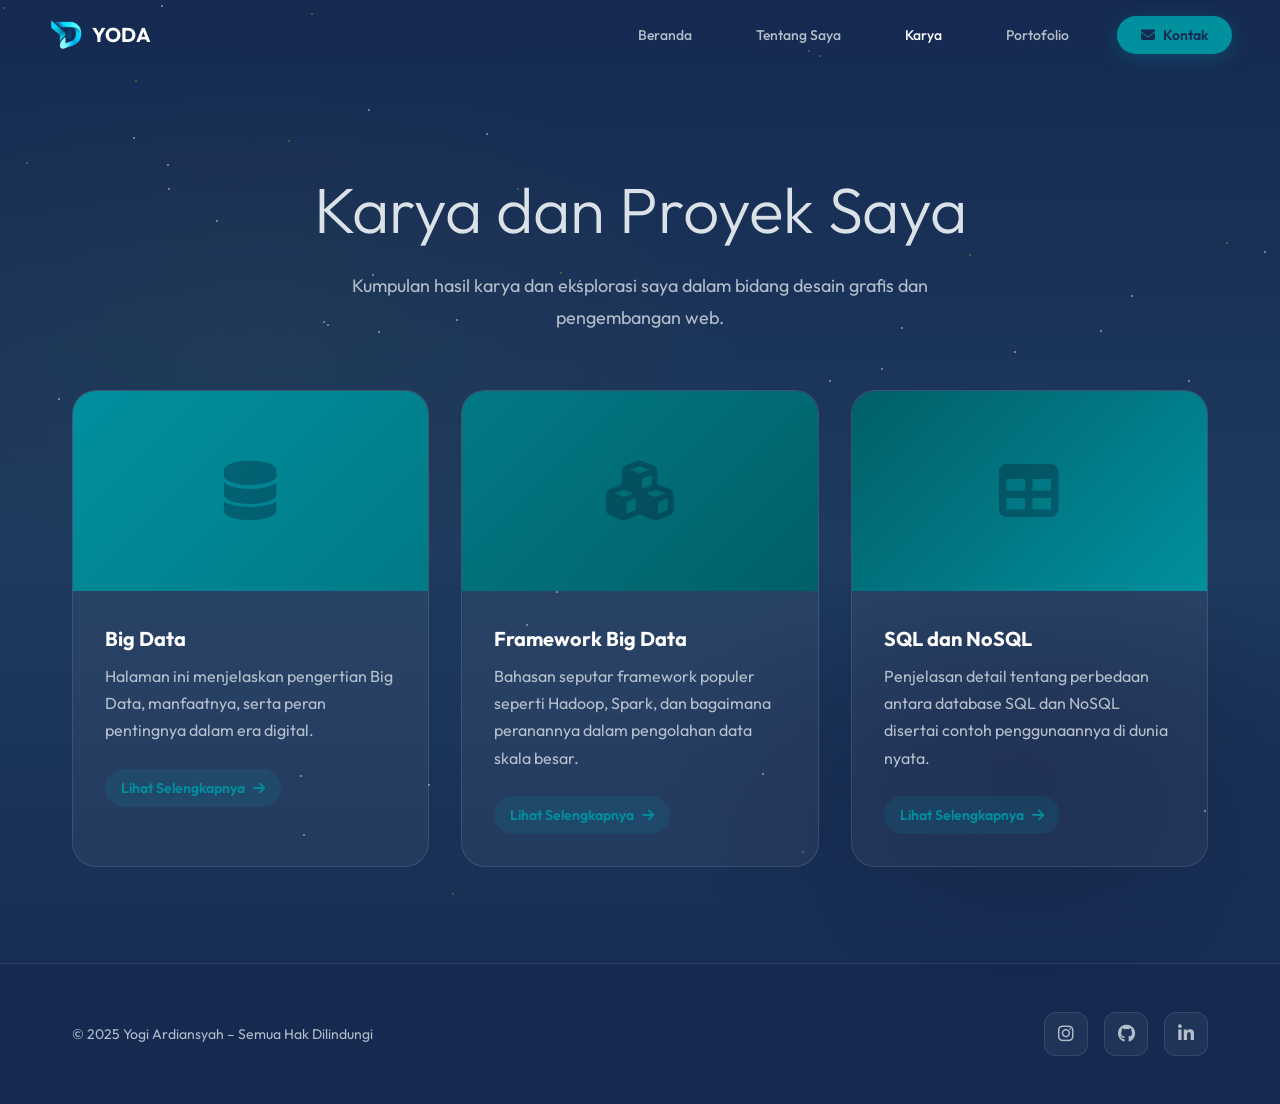
<file: Karya.html>
<!DOCTYPE html>
<html lang="id">
<head>
    <meta charset="UTF-8">
    <meta name="viewport" content="width=device-width, initial-scale=1.0">
    <title>Karya - Yogi Ardiansyah</title>
    <meta name="description" content="Karya dan Proyek Yogi Ardiansyah">
    <link rel="stylesheet" href="https://cdnjs.cloudflare.com/ajax/libs/font-awesome/6.4.0/css/all.min.css">
    <link href="https://fonts.googleapis.com/css2?family=Outfit:wght@300;400;500;600;700;800&display=swap" rel="stylesheet">
    <link rel="stylesheet" href="styles.css">
</head>
<body class="bg-gradient">
    <!-- Floating Stars -->
    <div class="stars" id="stars"></div>

    <!-- Navbar -->
    <nav class="navbar" id="navbar">
        <a href="index.html" class="logo">
            <span class="logo-icon"><img src="./assets/img/logo.png" alt="Logo" style="width:100%;height:100%;object-fit:contain;"></span>
            YODA
        </a>
        <button class="mobile-menu-btn" id="mobileMenuBtn" aria-label="Toggle menu">
            <i class="fas fa-bars"></i>
        </button>
        <div class="nav-menu" id="navMenu">
            <a href="index.html" class="nav-link">Beranda</a>
            <a href="index.html#about" class="nav-link">Tentang Saya</a>
            <a href="Karya.html" class="nav-link active">Karya</a>
            <a href="index.html#works" class="nav-link">Portofolio</a>
            <a href="index.html#contact" class="nav-cta">
                <i class="fas fa-envelope"></i>
                Kontak
            </a>
        </div>
    </nav>

    <!-- Hero Section -->
    <section class="hero karya-hero" id="home">
        <div class="container">
            <div class="hero-content" style="max-width:800px;margin:0 auto;text-align:center;">
                <h1 class="hero-title">Karya dan Proyek Saya</h1>
                <p class="hero-description" style="max-width:600px;margin:0 auto;">Kumpulan hasil karya dan eksplorasi saya dalam bidang desain grafis dan pengembangan web.</p>
            </div>
        </div>
    </section>

    <!-- Works Section -->
    <div class="works-container">
        <div class="works-grid">
            <div class="work-card reveal" data-tilt>
                <div class="work-card-image">
                    <div style="width:100%;height:100%;background:linear-gradient(135deg, var(--accent) 0%, #017a86 100%);display:flex;align-items:center;justify-content:center;">
                        <i class="fas fa-database" style="font-size:60px;color:rgba(10,14,39,0.3);"></i>
                    </div>
                </div>
                <div class="work-card-content">
                    <h3 class="work-card-title">Big Data</h3>
                    <p class="work-card-description">Halaman ini menjelaskan pengertian Big Data, manfaatnya, serta peran pentingnya dalam era digital.</p>
                    <a href="bigdata.html" class="work-card-link">
                        Lihat Selengkapnya
                        <i class="fas fa-arrow-right"></i>
                    </a>
                </div>
            </div>
            
            <div class="work-card reveal" data-tilt>
                <div class="work-card-image">
                    <div style="width:100%;height:100%;background:linear-gradient(135deg, #017a86 0%, #015f68 100%);display:flex;align-items:center;justify-content:center;">
                        <i class="fas fa-cubes" style="font-size:60px;color:rgba(10,14,39,0.3);"></i>
                    </div>
                </div>
                <div class="work-card-content">
                    <h3 class="work-card-title">Framework Big Data</h3>
                    <p class="work-card-description">Bahasan seputar framework populer seperti Hadoop, Spark, dan bagaimana peranannya dalam pengolahan data skala besar.</p>
                    <a href="framework.html" class="work-card-link">
                        Lihat Selengkapnya
                        <i class="fas fa-arrow-right"></i>
                    </a>
                </div>
            </div>
            
            <div class="work-card reveal" data-tilt>
                <div class="work-card-image">
                    <div style="width:100%;height:100%;background:linear-gradient(135deg, #015f68 0%, var(--accent) 100%);display:flex;align-items:center;justify-content:center;">
                        <i class="fas fa-table" style="font-size:60px;color:rgba(10,14,39,0.3);"></i>
                    </div>
                </div>
                <div class="work-card-content">
                    <h3 class="work-card-title">SQL dan NoSQL</h3>
                    <p class="work-card-description">Penjelasan detail tentang perbedaan antara database SQL dan NoSQL disertai contoh penggunaannya di dunia nyata.</p>
                    <a href="sql.html" class="work-card-link">
                        Lihat Selengkapnya
                        <i class="fas fa-arrow-right"></i>
                    </a>
                </div>
            </div>
        </div>
    </div>

    <!-- Footer -->
    <footer class="footer">
        <div class="container">
            <div class="footer-content">
                <p class="footer-text">© 2025 Yogi Ardiansyah – Semua Hak Dilindungi</p>
                <div class="social-links">
                    <a href="https://www.instagram.com/yogi__ardiansyah?igsh=MTZwNnl4OHg2M3BkeQ==" class="social-link" aria-label="Instagram" target="_blank">
                        <i class="fab fa-instagram"></i>
                    </a>
                    <a href="https://github.com/YODA178" class="social-link" aria-label="GitHub" target="_blank">
                        <i class="fab fa-github"></i>
                    </a>
                    <a href="https://www.linkedin.com/in/yogi-ardiansyah-875833343" class="social-link" aria-label="LinkedIn" target="_blank">
                        <i class="fab fa-linkedin-in"></i>
                    </a>
                </div>
            </div>
        </div>
    </footer>

    <!-- Back to Top Button -->
    <button class="back-to-top" id="backToTop" aria-label="Back to top">
        <i class="fas fa-arrow-up"></i>
    </button>

    <!-- JavaScript -->
    <script src="main.js"></script>
</body>
</html>
</file>
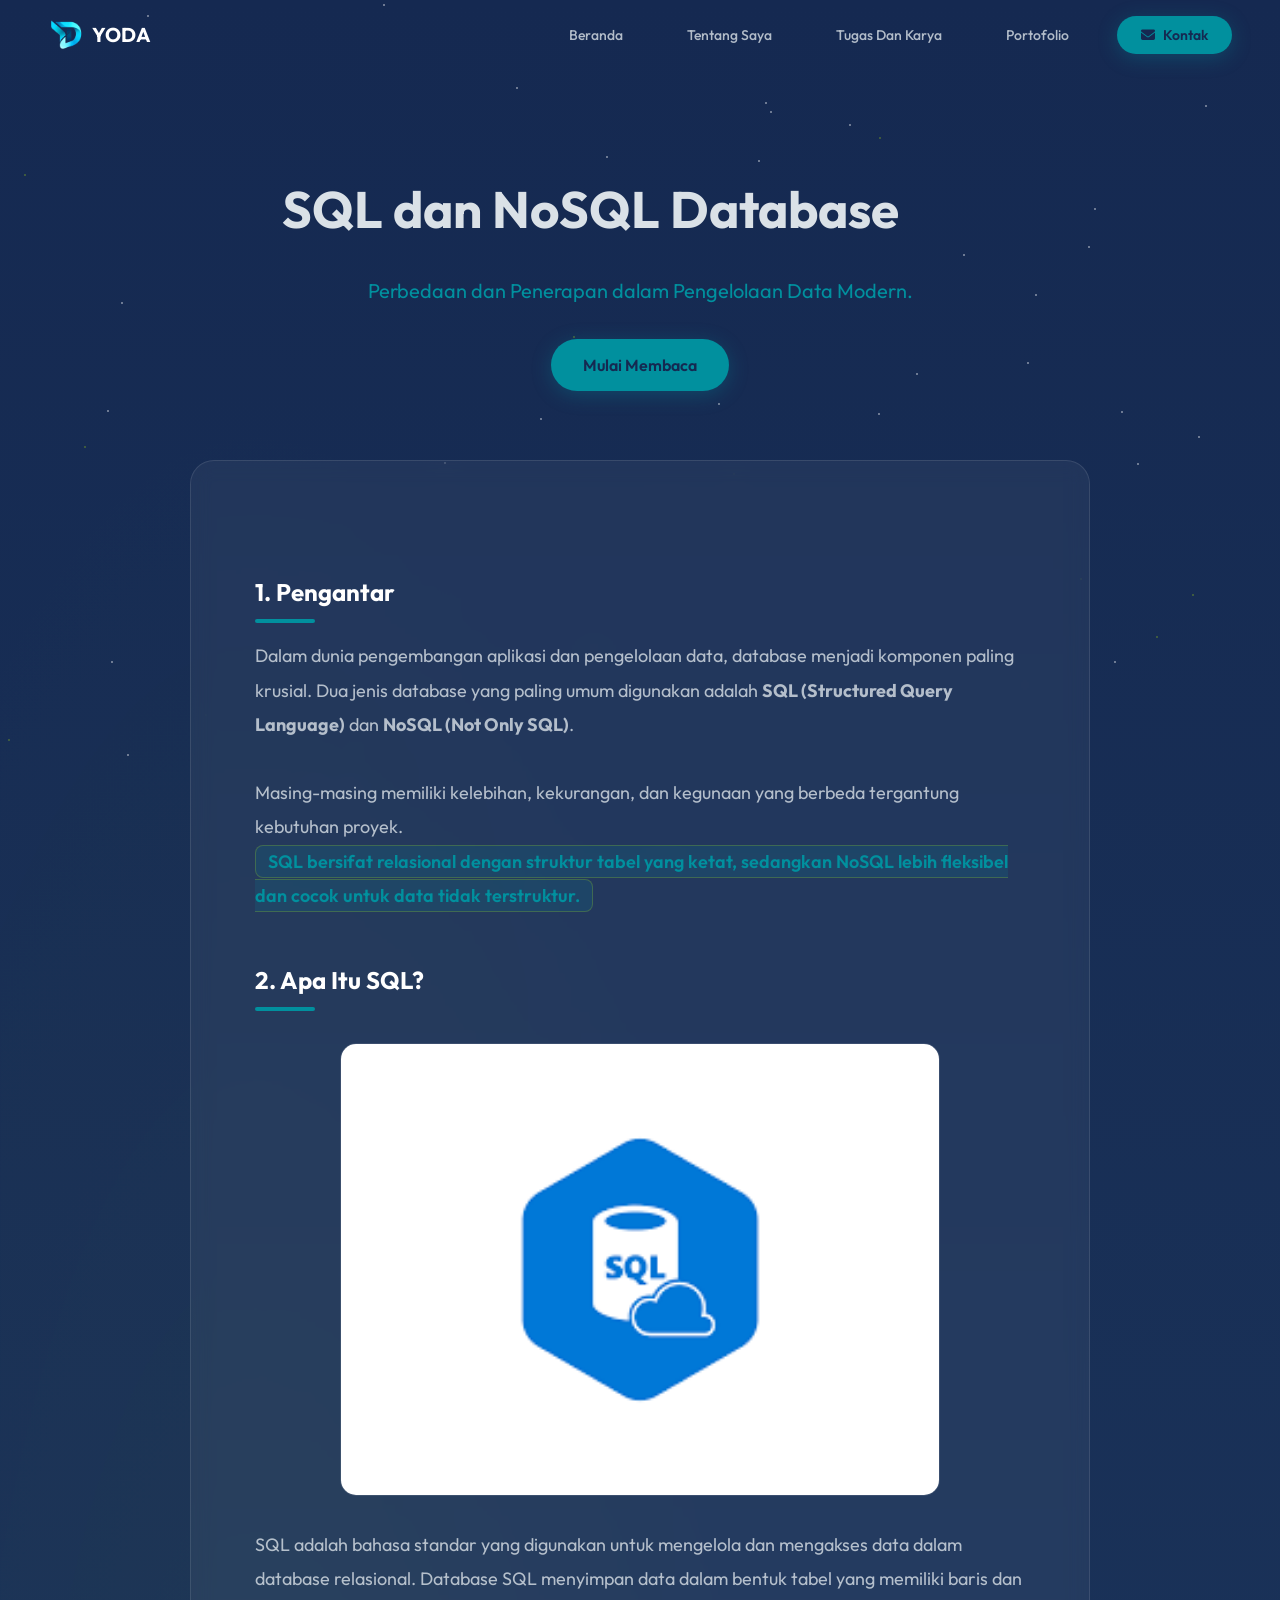
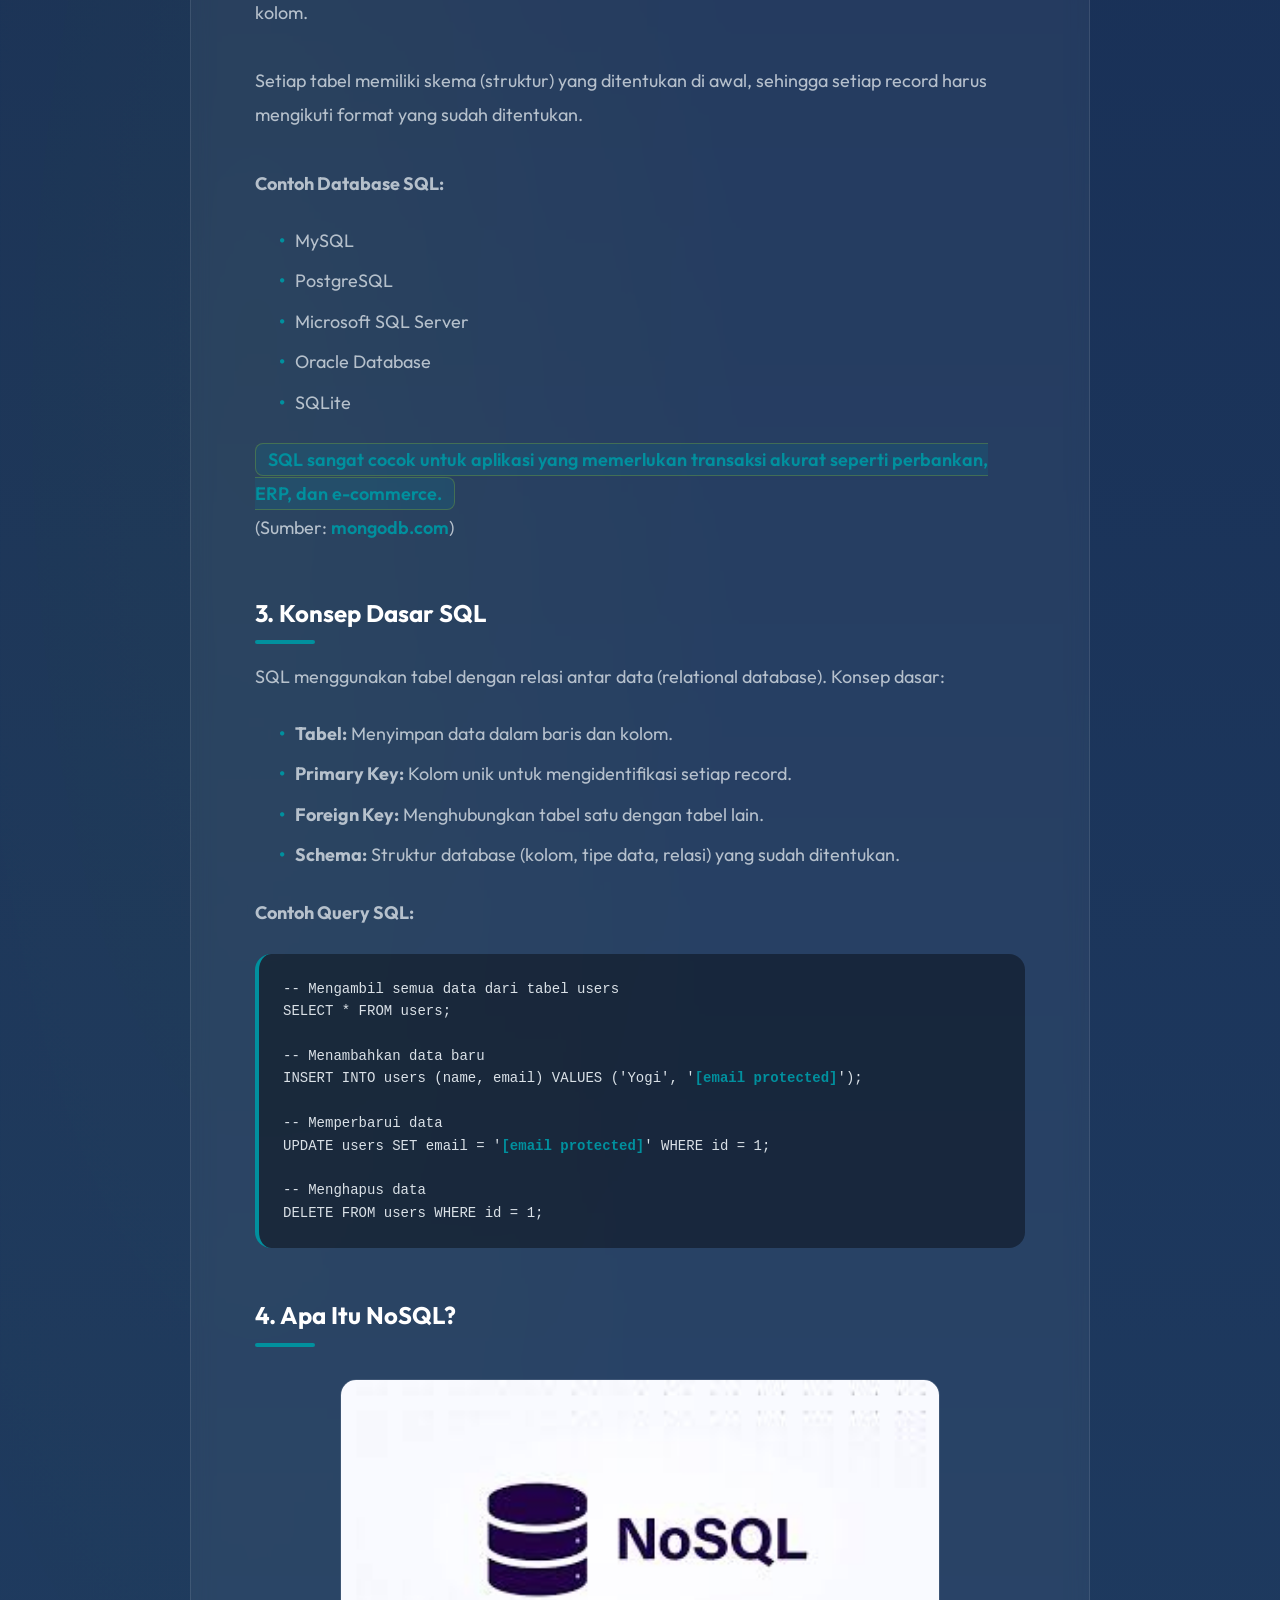
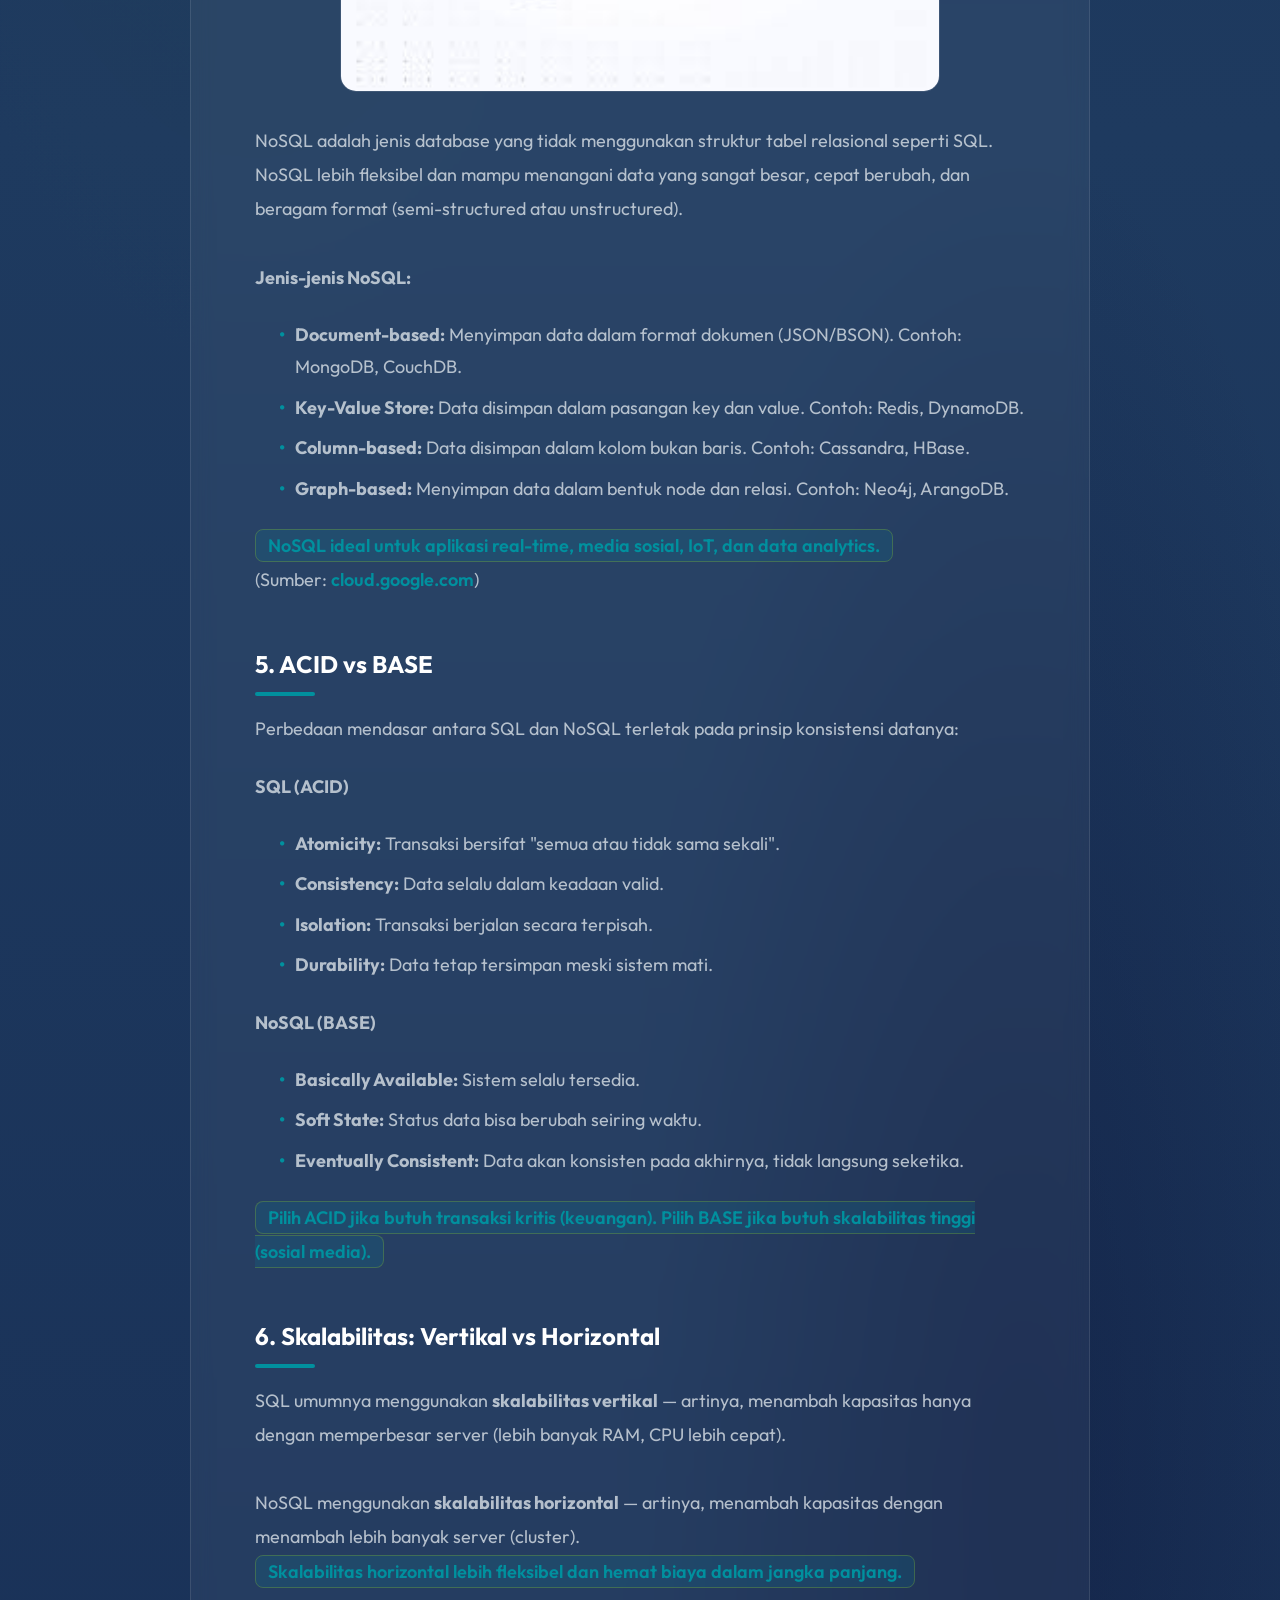
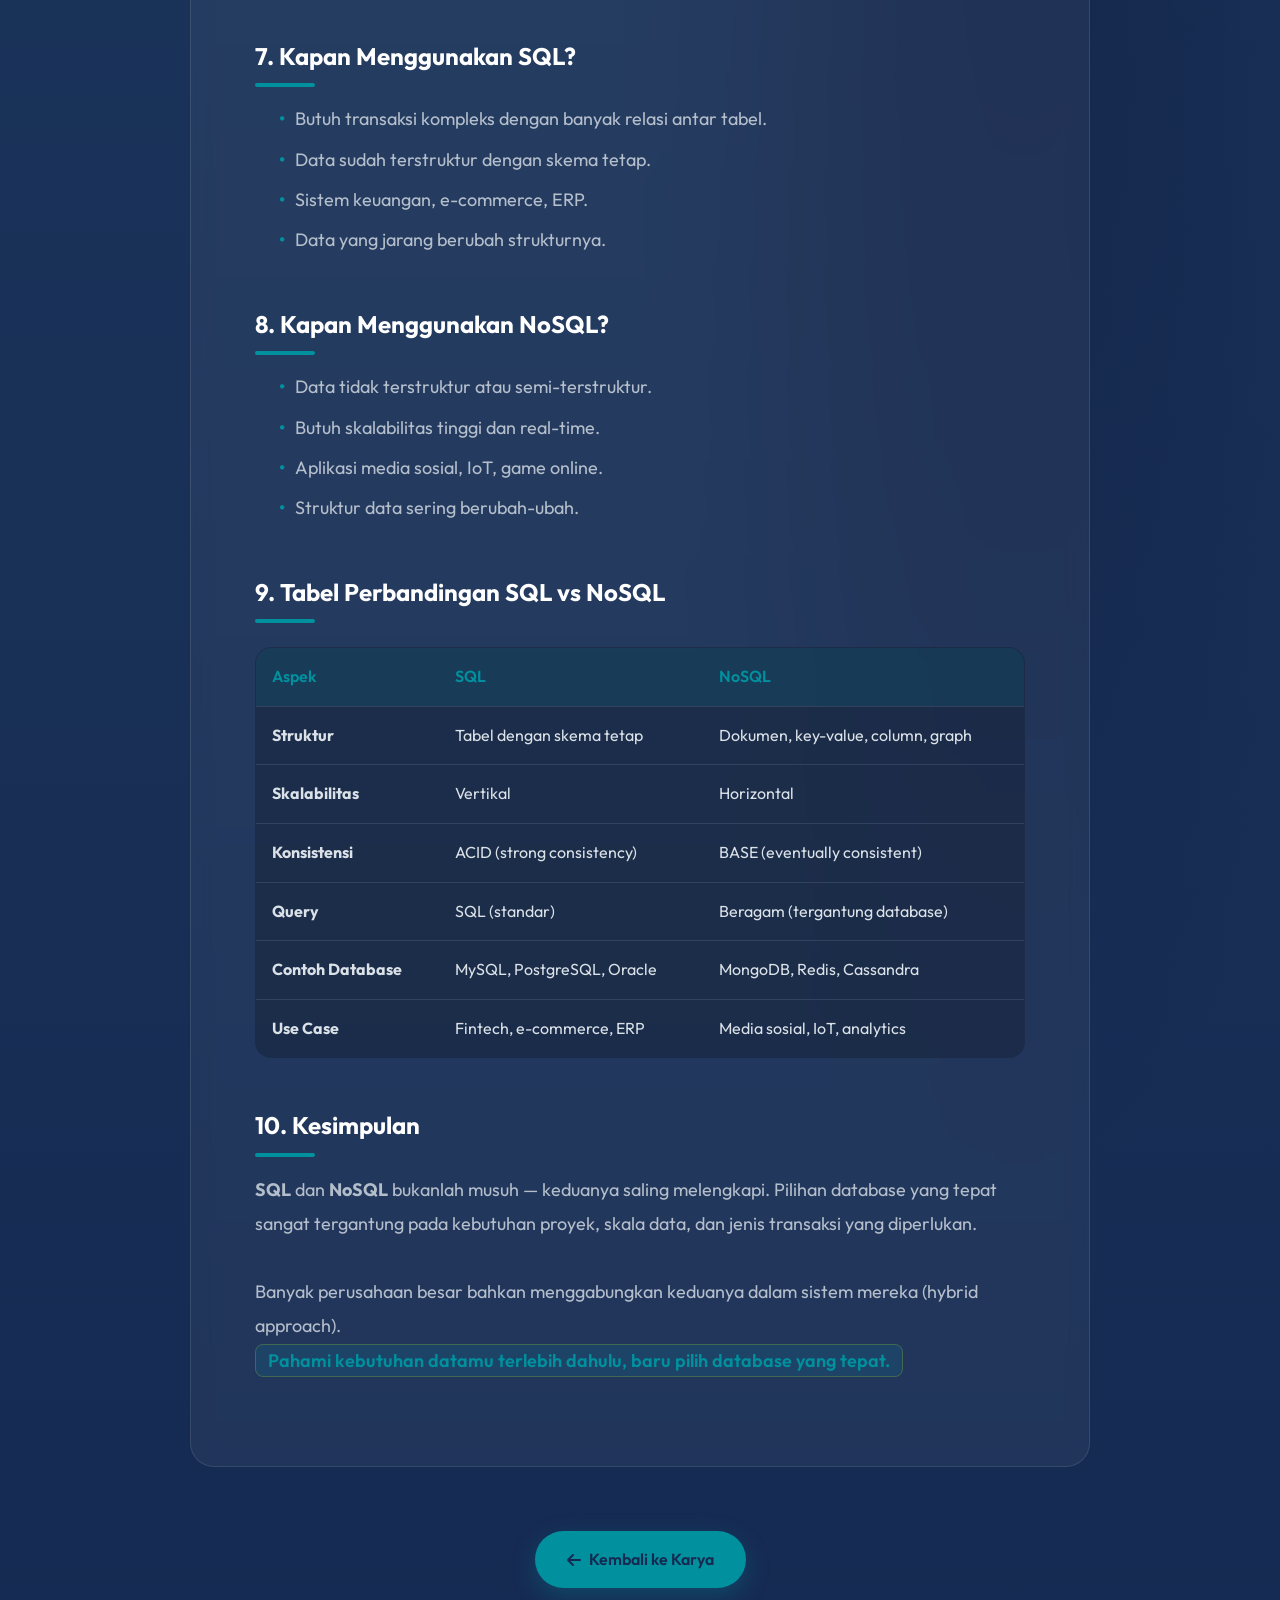
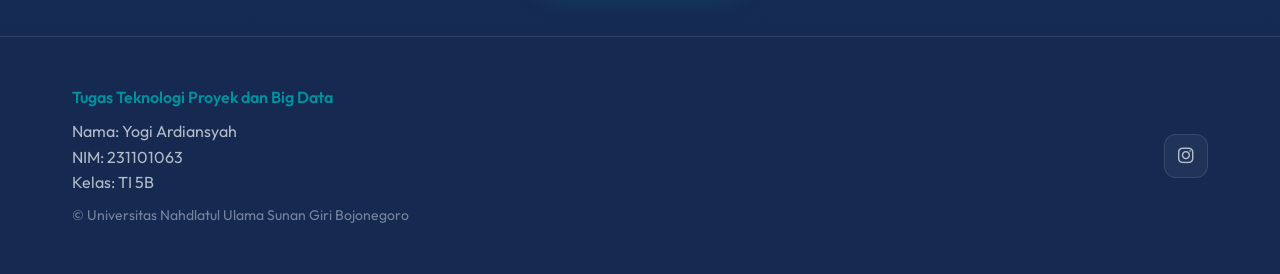
<file: sql.html>
<!doctype html>
<html lang="id">
  <head>
    <meta charset="UTF-8" />
    <meta name="viewport" content="width=device-width, initial-scale=1.0" />
    <title>SQL dan NoSQL Database</title>
    <link rel="icon" type="image/png" href="./assets/img/logo.png" />
    <meta
      name="description"
      content="Perbedaan dan Penerapan SQL dan NoSQL dalam Pengelolaan Data Modern"
    />
    <link
      rel="stylesheet"
      href="https://cdnjs.cloudflare.com/ajax/libs/font-awesome/6.4.0/css/all.min.css"
    />
    <link
      href="https://fonts.googleapis.com/css2?family=Outfit:wght@300;400;500;600;700;800&display=swap"
      rel="stylesheet"
    />
    <link rel="stylesheet" href="styles.css" />
  </head>
  <body class="bg-gradient">
    <!-- Floating Stars -->
    <div class="stars" id="stars"></div>

    <!-- Navbar -->
    <nav class="navbar" id="navbar">
      <a href="index.html" class="logo">
        <span class="logo-icon"
          ><img
            src="./assets/img/logo.png"
            alt="Logo"
            style="width: 100%; height: 100%; object-fit: contain"
        /></span>
        YODA
      </a>
      <button
        class="mobile-menu-btn"
        id="mobileMenuBtn"
        aria-label="Toggle menu"
      >
        <i class="fas fa-bars"></i>
      </button>
      <div class="nav-menu" id="navMenu">
        <a href="index.html" class="nav-link">Beranda</a>
        <a href="index.html#about" class="nav-link">Tentang Saya</a>
        <a href="Karya.html" class="nav-link">Tugas Dan Karya</a>
        <a href="index.html#works" class="nav-link">Portofolio</a>
        <a href="index.html#contact" class="nav-cta">
          <i class="fas fa-envelope"></i>
          Kontak
        </a>
      </div>
    </nav>

    <!-- Hero Section -->
    <section class="hero article-hero" id="hero">
      <div class="container">
        <div
          class="hero-content"
          style="max-width: 900px; margin: 0 auto; text-align: center"
        >
          <h1>SQL dan NoSQL Database</h1>
          <p>Perbedaan dan Penerapan dalam Pengelolaan Data Modern.</p>
          <button class="btn btn-primary" id="scrollBtn">Mulai Membaca</button>
        </div>
      </div>
    </section>

    <!-- Article Section -->
    <main class="article-section">
      <h2 class="reveal">1. Pengantar</h2>
      <p class="reveal">
        Dalam dunia pengembangan aplikasi dan pengelolaan data, database menjadi
        komponen paling krusial. Dua jenis database yang paling umum digunakan
        adalah <strong>SQL (Structured Query Language)</strong> dan
        <strong>NoSQL (Not Only SQL)</strong>.<br /><br />
        Masing-masing memiliki kelebihan, kekurangan, dan kegunaan yang berbeda
        tergantung kebutuhan proyek.<br />
        <mark
          >SQL bersifat relasional dengan struktur tabel yang ketat, sedangkan
          NoSQL lebih fleksibel dan cocok untuk data tidak terstruktur.</mark
        >
      </p>

      <h2 class="reveal">2. Apa Itu SQL?</h2>
      <img
        src="./assets/img/sql.png"
        alt="SQL Database"
        class="section-image reveal"
      />
      <p class="reveal">
        SQL adalah bahasa standar yang digunakan untuk mengelola dan mengakses
        data dalam database relasional. Database SQL menyimpan data dalam bentuk
        tabel yang memiliki baris dan kolom.<br /><br />
        Setiap tabel memiliki skema (struktur) yang ditentukan di awal, sehingga
        setiap record harus mengikuti format yang sudah ditentukan.<br /><br />
        <strong>Contoh Database SQL:</strong>
      </p>
      <ul class="reveal">
        <li>MySQL</li>
        <li>PostgreSQL</li>
        <li>Microsoft SQL Server</li>
        <li>Oracle Database</li>
        <li>SQLite</li>
      </ul>
      <p class="reveal">
        <mark
          >SQL sangat cocok untuk aplikasi yang memerlukan transaksi akurat
          seperti perbankan, ERP, dan e-commerce.</mark
        ><br />
        (Sumber:
        <a
          href="https://www.mongodb.com/resources/compare/relational-vs-non-relational-databases"
          target="_blank"
          >mongodb.com</a
        >)
      </p>

      <h2 class="reveal">3. Konsep Dasar SQL</h2>
      <p class="reveal">
        SQL menggunakan tabel dengan relasi antar data (relational database).
        Konsep dasar:
      </p>
      <ul class="reveal">
        <li><strong>Tabel:</strong> Menyimpan data dalam baris dan kolom.</li>
        <li>
          <strong>Primary Key:</strong> Kolom unik untuk mengidentifikasi setiap
          record.
        </li>
        <li>
          <strong>Foreign Key:</strong> Menghubungkan tabel satu dengan tabel
          lain.
        </li>
        <li>
          <strong>Schema:</strong> Struktur database (kolom, tipe data, relasi)
          yang sudah ditentukan.
        </li>
      </ul>
      <p class="reveal"><strong>Contoh Query SQL:</strong></p>
      <pre class="reveal">
-- Mengambil semua data dari tabel users
SELECT * FROM users;

-- Menambahkan data baru
INSERT INTO users (name, email) VALUES ('Yogi', '<a href="/cdn-cgi/l/email-protection" class="__cf_email__" data-cfemail="92ebfdf5fbd2f7eaf3ffe2fef7bcf1fdff">[email&#160;protected]</a>');

-- Memperbarui data
UPDATE users SET email = '<a href="/cdn-cgi/l/email-protection" class="__cf_email__" data-cfemail="96eff9f1ffd6f8f3e1b8f5f9fb">[email&#160;protected]</a>' WHERE id = 1;

-- Menghapus data
DELETE FROM users WHERE id = 1;</pre>

      <h2 class="reveal">4. Apa Itu NoSQL?</h2>
      <img
        src="./assets/img/nosql.jpg"
        alt="NoSQL Database"
        class="section-image reveal"
      />
      <p class="reveal">
        NoSQL adalah jenis database yang tidak menggunakan struktur tabel
        relasional seperti SQL. NoSQL lebih fleksibel dan mampu menangani data
        yang sangat besar, cepat berubah, dan beragam format (semi-structured
        atau unstructured).<br /><br />
        <strong>Jenis-jenis NoSQL:</strong>
      </p>
      <ul class="reveal">
        <li>
          <strong>Document-based:</strong> Menyimpan data dalam format dokumen
          (JSON/BSON). Contoh: MongoDB, CouchDB.
        </li>
        <li>
          <strong>Key-Value Store:</strong> Data disimpan dalam pasangan key dan
          value. Contoh: Redis, DynamoDB.
        </li>
        <li>
          <strong>Column-based:</strong> Data disimpan dalam kolom bukan baris.
          Contoh: Cassandra, HBase.
        </li>
        <li>
          <strong>Graph-based:</strong> Menyimpan data dalam bentuk node dan
          relasi. Contoh: Neo4j, ArangoDB.
        </li>
      </ul>
      <p class="reveal">
        <mark
          >NoSQL ideal untuk aplikasi real-time, media sosial, IoT, dan data
          analytics.</mark
        ><br />
        (Sumber:
        <a
          href="https://cloud.google.com/discover/what-is-nosql"
          target="_blank"
          >cloud.google.com</a
        >)
      </p>

      <h2 class="reveal">5. ACID vs BASE</h2>
      <p class="reveal">
        Perbedaan mendasar antara SQL dan NoSQL terletak pada prinsip
        konsistensi datanya:
      </p>
      <p class="reveal"><strong>SQL (ACID)</strong></p>
      <ul class="reveal">
        <li>
          <strong>Atomicity:</strong> Transaksi bersifat "semua atau tidak sama
          sekali".
        </li>
        <li><strong>Consistency:</strong> Data selalu dalam keadaan valid.</li>
        <li><strong>Isolation:</strong> Transaksi berjalan secara terpisah.</li>
        <li>
          <strong>Durability:</strong> Data tetap tersimpan meski sistem mati.
        </li>
      </ul>
      <p class="reveal"><strong>NoSQL (BASE)</strong></p>
      <ul class="reveal">
        <li><strong>Basically Available:</strong> Sistem selalu tersedia.</li>
        <li>
          <strong>Soft State:</strong> Status data bisa berubah seiring waktu.
        </li>
        <li>
          <strong>Eventually Consistent:</strong> Data akan konsisten pada
          akhirnya, tidak langsung seketika.
        </li>
      </ul>
      <p class="reveal">
        <mark
          >Pilih ACID jika butuh transaksi kritis (keuangan). Pilih BASE jika
          butuh skalabilitas tinggi (sosial media).</mark
        >
      </p>

      <h2 class="reveal">6. Skalabilitas: Vertikal vs Horizontal</h2>
      <p class="reveal">
        SQL umumnya menggunakan <strong>skalabilitas vertikal</strong> —
        artinya, menambah kapasitas hanya dengan memperbesar server (lebih
        banyak RAM, CPU lebih cepat).<br /><br />
        NoSQL menggunakan <strong>skalabilitas horizontal</strong> — artinya,
        menambah kapasitas dengan menambah lebih banyak server (cluster).<br />
        <mark
          >Skalabilitas horizontal lebih fleksibel dan hemat biaya dalam jangka
          panjang.</mark
        >
      </p>

      <h2 class="reveal">7. Kapan Menggunakan SQL?</h2>
      <ul class="reveal">
        <li>Butuh transaksi kompleks dengan banyak relasi antar tabel.</li>
        <li>Data sudah terstruktur dengan skema tetap.</li>
        <li>Sistem keuangan, e-commerce, ERP.</li>
        <li>Data yang jarang berubah strukturnya.</li>
      </ul>

      <h2 class="reveal">8. Kapan Menggunakan NoSQL?</h2>
      <ul class="reveal">
        <li>Data tidak terstruktur atau semi-terstruktur.</li>
        <li>Butuh skalabilitas tinggi dan real-time.</li>
        <li>Aplikasi media sosial, IoT, game online.</li>
        <li>Struktur data sering berubah-ubah.</li>
      </ul>

      <h2 class="reveal">9. Tabel Perbandingan SQL vs NoSQL</h2>
      <table class="reveal">
        <thead>
          <tr>
            <th>Aspek</th>
            <th>SQL</th>
            <th>NoSQL</th>
          </tr>
        </thead>
        <tbody>
          <tr>
            <td><strong>Struktur</strong></td>
            <td>Tabel dengan skema tetap</td>
            <td>Dokumen, key-value, column, graph</td>
          </tr>
          <tr>
            <td><strong>Skalabilitas</strong></td>
            <td>Vertikal</td>
            <td>Horizontal</td>
          </tr>
          <tr>
            <td><strong>Konsistensi</strong></td>
            <td>ACID (strong consistency)</td>
            <td>BASE (eventually consistent)</td>
          </tr>
          <tr>
            <td><strong>Query</strong></td>
            <td>SQL (standar)</td>
            <td>Beragam (tergantung database)</td>
          </tr>
          <tr>
            <td><strong>Contoh Database</strong></td>
            <td>MySQL, PostgreSQL, Oracle</td>
            <td>MongoDB, Redis, Cassandra</td>
          </tr>
          <tr>
            <td><strong>Use Case</strong></td>
            <td>Fintech, e-commerce, ERP</td>
            <td>Media sosial, IoT, analytics</td>
          </tr>
        </tbody>
      </table>

      <h2 class="reveal">10. Kesimpulan</h2>
      <p class="reveal">
        <strong>SQL</strong> dan <strong>NoSQL</strong> bukanlah musuh —
        keduanya saling melengkapi. Pilihan database yang tepat sangat
        tergantung pada kebutuhan proyek, skala data, dan jenis transaksi yang
        diperlukan.<br /><br />
        Banyak perusahaan besar bahkan menggabungkan keduanya dalam sistem
        mereka (hybrid approach).<br />
        <mark
          >Pahami kebutuhan datamu terlebih dahulu, baru pilih database yang
          tepat.</mark
        >
      </p>
    </main>

    <!-- Back Button -->
    <div class="back-btn-container">
      <a href="Karya.html" class="back-btn">
        <i class="fas fa-arrow-left"></i>
        Kembali ke Karya
      </a>
    </div>

    <!-- Footer -->
    <footer class="footer">
      <div class="container">
        <div class="footer-content">
          <div class="footer-left" style="text-align: left">
            <p
              style="
                color: var(--accent);
                font-weight: 600;
                margin-bottom: 0.5rem;
              "
            >
              Tugas Teknologi Proyek dan Big Data
            </p>
            <p style="color: var(--text-secondary)">Nama: Yogi Ardiansyah</p>
            <p style="color: var(--text-secondary)">NIM: 231101063</p>
            <p style="color: var(--text-secondary)">Kelas: TI 5B</p>
            <p
              style="
                color: var(--text-muted);
                font-size: 0.875rem;
                margin-top: 0.5rem;
              "
            >
              © Universitas Nahdlatul Ulama Sunan Giri Bojonegoro
            </p>
          </div>
          <div class="social-links">
            <a
              href="https://www.instagram.com/yogi__ardiansyah?igsh=MTZwNnl4OHg2M3BkeQ=="
              target="_blank"
              class="social-link"
              aria-label="Instagram"
            >
              <i class="fab fa-instagram"></i>
            </a>
          </div>
        </div>
      </div>
    </footer>

    <!-- Back to Top Button -->
    <button class="back-to-top" id="backToTop" aria-label="Back to top">
      <i class="fas fa-arrow-up"></i>
    </button>

    <!-- JavaScript -->
    <script src="main.js"></script>
  </body>
</html>
</file>
<file: styles.css>
/* ============================================
   Portfolio - Modern Dark Theme Stylesheet
   Matching Reference Design
   ============================================ */

/* ============================================
   CSS Variables / Design Tokens
   ============================================ */
:root {
    /* Colors - Custom Palette */
    --bg-primary: #152951;
    --bg-secondary: #284A6E;
    --bg-gradient: linear-gradient(180deg, #152951 0%, #1e3a5f 50%, #152951 100%);
    --accent: #01909E;
    --accent-hover: #017a86;
    --accent-glow: rgba(1, 144, 158, 0.3);
    --accent-soft: rgba(1, 144, 158, 0.15);
    --white: #ffffff;
    --gray-100: #f0f4f8;
    --gray-200: #e2e8f0;
    --gray-300: #cbd5e1;
    --gray-400: #94a3b8;
    --gray-500: #64748b;
    --gray-600: #475569;
    --text-primary: #DAE1E7;
    --text-secondary: rgba(218, 225, 231, 0.8);
    --text-muted: rgba(218, 225, 231, 0.5);
    --glass-bg: rgba(255, 255, 255, 0.05);
    --glass-bg-hover: rgba(255, 255, 255, 0.08);
    --glass-border: rgba(255, 255, 255, 0.1);
    --glass-border-hover: rgba(255, 255, 255, 0.18);
    --card-bg: rgba(40, 74, 110, 0.5);
    --card-border: rgba(255, 255, 255, 0.12);

    /* Typography */
    --font-primary: 'Outfit', -apple-system, BlinkMacSystemFont, 'Segoe UI', sans-serif;
    --font-size-xs: 0.75rem;
    --font-size-sm: 0.875rem;
    --font-size-base: 1rem;
    --font-size-lg: 1.125rem;
    --font-size-xl: 1.25rem;
    --font-size-2xl: 1.5rem;
    --font-size-3xl: 2rem;
    --font-size-4xl: 2.5rem;
    --font-size-5xl: 3.5rem;
    --font-size-6xl: 4rem;

    /* Spacing */
    --spacing-xs: 0.25rem;
    --spacing-sm: 0.5rem;
    --spacing-md: 1rem;
    --spacing-lg: 1.5rem;
    --spacing-xl: 2rem;
    --spacing-2xl: 3rem;
    --spacing-3xl: 4rem;
    --spacing-4xl: 6rem;

    /* Border Radius */
    --radius-sm: 8px;
    --radius-md: 12px;
    --radius-lg: 16px;
    --radius-xl: 20px;
    --radius-2xl: 24px;
    --radius-full: 50px;

    /* Shadows */
    --shadow-sm: 0 2px 8px rgba(0, 0, 0, 0.1);
    --shadow-md: 0 4px 20px rgba(0, 0, 0, 0.15);
    --shadow-lg: 0 8px 40px rgba(0, 0, 0, 0.2);
    --shadow-xl: 0 15px 60px rgba(0, 0, 0, 0.25);
    --shadow-glow: 0 0 40px var(--accent-glow);
    --shadow-card: 0 8px 32px rgba(0, 0, 0, 0.3);

    /* Transitions */
    --transition-fast: 0.2s ease;
    --transition-base: 0.3s ease;
    --transition-slow: 0.4s cubic-bezier(0.4, 0, 0.2, 1);
}

/* ============================================
   Reset & Base Styles
   ============================================ */
*,
*::before,
*::after {
    margin: 0;
    padding: 0;
    box-sizing: border-box;
}

html {
    scroll-behavior: smooth;
}

body {
    font-family: var(--font-primary);
    background: var(--bg-primary);
    color: var(--text-primary);
    line-height: 1.6;
    overflow-x: hidden;
    min-height: 100vh;
}

a {
    text-decoration: none;
    color: inherit;
    transition: var(--transition-base);
}

img {
    max-width: 100%;
    height: auto;
    display: block;
}

ul, ol {
    list-style: none;
}

button {
    font-family: inherit;
    cursor: pointer;
    border: none;
    background: none;
}

/* ============================================
   Background Effects
   ============================================ */
.bg-gradient {
    background: var(--bg-gradient);
    position: relative;
}

.bg-gradient::before {
    content: '';
    position: absolute;
    top: 0;
    left: 0;
    right: 0;
    bottom: 0;
    background: 
        radial-gradient(ellipse 80% 50% at 20% 30%, rgba(201, 255, 0, 0.03) 0%, transparent 50%),
        radial-gradient(ellipse 60% 40% at 80% 70%, rgba(15, 26, 61, 0.5) 0%, transparent 50%);
    pointer-events: none;
}

/* Floating Stars */
.stars {
    position: fixed;
    top: 0;
    left: 0;
    width: 100%;
    height: 100%;
    pointer-events: none;
    z-index: 0;
    overflow: hidden;
}

.star {
    position: absolute;
    width: 2px;
    height: 2px;
    background: rgba(255, 255, 255, 0.5);
    border-radius: 50%;
    animation: twinkle 4s infinite ease-in-out;
}

.star:nth-child(odd) { animation-duration: 5s; }
.star:nth-child(even) { animation-duration: 3s; }
.star:nth-child(3n) { background: rgba(201, 255, 0, 0.3); }

@keyframes twinkle {
    0%, 100% { opacity: 0.3; transform: scale(1); }
    50% { opacity: 1; transform: scale(1.2); }
}

/* ============================================
   Container
   ============================================ */
.container {
    width: 100%;
    max-width: 1200px;
    margin: 0 auto;
    padding: 0 var(--spacing-xl);
}

/* ============================================
   Navbar
   ============================================ */
.navbar {
    position: fixed;
    top: 0;
    left: 0;
    right: 0;
    z-index: 1000;
    padding: var(--spacing-md) var(--spacing-2xl);
    display: flex;
    justify-content: space-between;
    align-items: center;
    transition: var(--transition-slow);
    background: transparent;
}

.navbar.scrolled {
    background: rgba(10, 14, 39, 0.9);
    backdrop-filter: blur(20px);
    -webkit-backdrop-filter: blur(20px);
    border-bottom: 1px solid var(--glass-border);
    box-shadow: var(--shadow-md);
}


.logo {
    font-size: var(--font-size-xl);
    font-weight: 700;
    color: var(--white);
    display: flex;
    align-items: center;
    gap: var(--spacing-sm);
}

.logo-icon {
    width: 36px;
    height: 36px;
    display: flex;
    align-items: center;
    justify-content: center;
    font-size: var(--font-size-lg);
}

.logo-icon img {
    width: 100%;
    height: 100%;
    object-fit: contain;
}


.nav-menu {
    display: flex;
    gap: var(--spacing-xl);
    align-items: center;
}

.nav-link {
    color: var(--text-secondary);
    font-weight: 500;
    font-size: var(--font-size-sm);
    padding: var(--spacing-sm) var(--spacing-md);
    border-radius: var(--radius-md);
    transition: var(--transition-base);
    position: relative;
}

.nav-link:hover,
.nav-link.active {
    color: var(--white);
}

.nav-link::after {
    content: '';
    position: absolute;
    bottom: 0;
    left: 50%;
    transform: translateX(-50%);
    width: 0;
    height: 2px;
    background: var(--accent);
    transition: var(--transition-base);
    border-radius: 1px;
}

.nav-link:hover::after {
    width: 60%;
}

/* CTA Button in Navbar */
.nav-cta {
    background: var(--accent);
    color: var(--bg-primary);
    padding: var(--spacing-sm) var(--spacing-lg);
    border-radius: var(--radius-full);
    font-weight: 600;
    font-size: var(--font-size-sm);
    display: flex;
    align-items: center;
    gap: var(--spacing-sm);
    transition: var(--transition-slow);
    box-shadow: 0 4px 20px var(--accent-glow);
}

.nav-cta:hover {
    transform: translateY(-2px);
    box-shadow: 0 8px 30px var(--accent-glow);
}

/* Mobile Menu Button */
.mobile-menu-btn {
    display: none;
    background: var(--glass-bg);
    border: 1px solid var(--glass-border);
    color: var(--white);
    padding: var(--spacing-sm);
    border-radius: var(--radius-md);
    font-size: var(--font-size-xl);
    transition: var(--transition-base);
}

.mobile-menu-btn:hover {
    background: var(--accent);
    color: var(--bg-primary);
    border-color: var(--accent);
}

/* ============================================
   Hero Section
   ============================================ */
.hero {
    min-height: 100vh;
    display: flex;
    align-items: center;
    position: relative;
    padding: 120px 0 80px;
    overflow: hidden;
}

.hero-container {
    display: grid;
    grid-template-columns: 1fr 1fr;
    gap: var(--spacing-3xl);
    align-items: center;
    position: relative;
    z-index: 2;
}

.hero-content {
    max-width: 600px;
}

.hero-badge {
    display: inline-flex;
    align-items: center;
    gap: var(--spacing-sm);
    background: var(--glass-bg);
    border: 1px solid var(--glass-border);
    padding: var(--spacing-sm) var(--spacing-md);
    border-radius: var(--radius-full);
    font-size: var(--font-size-sm);
    color: var(--text-secondary);
    margin-bottom: var(--spacing-lg);
}

.hero-badge i {
    color: var(--accent);
}

.hero-title {
    font-size: clamp(2.5rem, 5vw, var(--font-size-6xl));
    font-weight: 300;
    line-height: 1.1;
    margin-bottom: var(--spacing-lg);
}

.hero-title span {
    color: var(--accent);
    font-style: italic;
    font-weight: 600;
}

.hero-subtitle {
    font-size: var(--font-size-2xl);
    font-weight: 600;
    color: var(--white);
    margin-bottom: var(--spacing-lg);
}

.hero-description {
    font-size: var(--font-size-lg);
    color: var(--text-secondary);
    line-height: 1.8;
    margin-bottom: var(--spacing-2xl);
    max-width: 500px;
}

.hero-buttons {
    display: flex;
    gap: var(--spacing-md);
    flex-wrap: wrap;
}

/* Hero Image Section */
.hero-image {
    position: relative;
    display: flex;
    justify-content: center;
    align-items: center;
}

.hero-image-main {
    width: 400px;
    height: 500px;
    background: linear-gradient(180deg, var(--accent) 0%, #017a86 100%);
    border-radius: var(--radius-2xl);
    position: relative;
    overflow: hidden;
    box-shadow: var(--shadow-xl);
}

.hero-image-main img {
    width: 100%;
    height: 100%;
    object-fit: cover;
}

/* Floating Cards */
.floating-card {
    position: absolute;
    background: var(--card-bg);
    backdrop-filter: blur(20px);
    -webkit-backdrop-filter: blur(20px);
    border: 1px solid var(--card-border);
    border-radius: var(--radius-lg);
    padding: var(--spacing-md) var(--spacing-lg);
    box-shadow: var(--shadow-card);
    animation: float 6s ease-in-out infinite;
}

.floating-card.left {
    left: -60px;
    top: 20%;
    animation-delay: -2s;
}

.floating-card.right {
    right: -60px;
    top: 60%;
    animation-delay: -4s;
}

.floating-card-title {
    font-size: var(--font-size-xs);
    color: var(--text-muted);
    margin-bottom: var(--spacing-xs);
}

.floating-card-value {
    font-size: var(--font-size-lg);
    font-weight: 600;
    color: var(--white);
    display: flex;
    align-items: center;
    gap: var(--spacing-sm);
}

.floating-card-value .flag {
    font-size: var(--font-size-xl);
}

@keyframes float {
    0%, 100% { transform: translateY(0); }
    50% { transform: translateY(-15px); }
}

/* Hero Decorative Images */
.hero-deco {
    position: absolute;
    border-radius: var(--radius-lg);
    overflow: hidden;
    box-shadow: var(--shadow-lg);
    animation: float 8s ease-in-out infinite;
}

.hero-deco-1 {
    width: 120px;
    height: 80px;
    top: 10%;
    right: 15%;
    animation-delay: -1s;
}

.hero-deco-2 {
    width: 100px;
    height: 100px;
    bottom: 20%;
    right: 5%;
    animation-delay: -3s;
}

/* ============================================
   Buttons
   ============================================ */
.btn {
    display: inline-flex;
    align-items: center;
    justify-content: center;
    gap: var(--spacing-sm);
    padding: var(--spacing-md) var(--spacing-xl);
    border-radius: var(--radius-full);
    font-weight: 600;
    font-size: var(--font-size-base);
    transition: var(--transition-slow);
    cursor: pointer;
    border: none;
}

.btn-primary {
    background: var(--accent);
    color: var(--bg-primary);
    box-shadow: 0 4px 20px var(--accent-glow);
}

.btn-primary:hover {
    transform: translateY(-3px);
    box-shadow: 0 8px 30px var(--accent-glow), var(--shadow-glow);
}

.btn-outline {
    background: transparent;
    color: var(--white);
    border: 2px solid var(--glass-border);
}

.btn-outline:hover {
    background: var(--glass-bg);
    border-color: var(--accent);
    color: var(--accent);
}

.btn-secondary {
    background: var(--glass-bg);
    color: var(--white);
    border: 1px solid var(--glass-border);
}

.btn-secondary:hover {
    background: var(--glass-bg-hover);
    border-color: var(--glass-border-hover);
}

/* ============================================
   Section Styles
   ============================================ */
.section {
    padding: var(--spacing-4xl) 0;
    position: relative;
}

.section-header {
    text-align: center;
    margin-bottom: var(--spacing-3xl);
}

.section-icon {
    width: 60px;
    height: 60px;
    background: var(--accent-soft);
    border-radius: 50%;
    display: flex;
    align-items: center;
    justify-content: center;
    margin: 0 auto var(--spacing-lg);
    color: var(--accent);
    font-size: var(--font-size-2xl);
}

.section-title {
    font-size: clamp(var(--font-size-3xl), 4vw, var(--font-size-4xl));
    font-weight: 700;
    margin-bottom: var(--spacing-md);
    color: var(--white);
}

.section-subtitle {
    font-size: var(--font-size-lg);
    color: var(--text-secondary);
    max-width: 600px;
    margin: 0 auto;
}
/* ============================================
   About Section
   ============================================ */
.about {
    background: var(--bg-gradient);
}

.about-grid {
    display: grid;
    grid-template-columns: 1fr 1fr;
    gap: var(--spacing-4xl);
    align-items: center;
}

/* Container utama image */
.about-image {
    position: relative;
    margin-top: 40px;
    overflow: visible;
}

/* Card */
.about-image-wrapper {
    position: relative;
    height: 330px;
    border-radius: var(--radius-2xl);
    box-shadow: var(--shadow-xl);
    overflow: visible; /* Tetap rapi */
    z-index: 1;
}

/* FOTO UTAMA (PALING DEPAN) */
.about-image-wrapper img {
    position: relative;
    z-index: 5; /* Layer tertinggi */
    width: 100%;
    height: 100%;
    object-fit: cover;
    object-position: center top;
    transform: translateY(-70px);

    /* Efek depth biar keliatan keluar */
    filter: drop-shadow(0 12px 25px rgba(0,0,0,0.4));
}

/* Overlay gradient (DI BAWAH FOTO) */
.about-image-wrapper::before {
    content: '';
    position: absolute;
    inset: 0;
    background: linear-gradient(135deg, var(--accent) 0%, transparent 60%);
    opacity: 0.25;
    z-index: 0; /* Paling bawah */
}

/* Floating Icons */
.about-floating-img {
    position: absolute;
    border-radius: var(--radius-lg);
    overflow: hidden;
    box-shadow: var(--shadow-lg);
    animation: float 7s ease-in-out infinite;
    z-index: 3; /* Di atas card, di bawah foto */
}

.about-floating-img.top {
    width: 150px;
    height: 100px;
    top: -30px;
    right: -30px;
    animation-delay: -2s;
}

.about-floating-img.bottom {
    width: 120px;
    height: 120px;
    bottom: -30px;
    left: -30px;
    animation-delay: -4s;
}

/* Content */
.about-content h3 {
    font-size: var(--font-size-3xl);
    font-weight: 700;
    margin-bottom: var(--spacing-lg);
    color: var(--white);
}

.about-content p {
    font-size: var(--font-size-lg);
    color: var(--text-secondary);
    line-height: 1.8;
    margin-bottom: var(--spacing-xl);
}

/* Button */
.about-link {
    display: inline-flex;
    align-items: center;
    gap: var(--spacing-sm);
    color: var(--accent);
    font-weight: 600;
    font-size: var(--font-size-base);
    padding: var(--spacing-sm) var(--spacing-lg);
    background: var(--accent-soft);
    border-radius: var(--radius-full);
    transition: var(--transition-base);
}

.about-link:hover {
    background: var(--accent);
    color: var(--bg-primary);
    transform: translateX(5px);
}

/* ============================================
   Skills Section
   ============================================ */
.skills {
    background: var(--bg-primary);
}

.skills-grid {
    display: grid;
    grid-template-columns: repeat(auto-fit, minmax(80px, 1fr));
    gap: var(--spacing-lg);
    margin-bottom: var(--spacing-2xl);
}

.skill-card {
    background: var(--glass-bg);
    border: 1px solid var(--glass-border);
    border-radius: var(--radius-lg);
    padding: var(--spacing-lg);
    text-align: center;
    transition: var(--transition-slow);
}

.skill-card:hover {
    transform: translateY(-5px);
    border-color: var(--accent);
    box-shadow: 0 10px 40px rgba(201, 255, 0, 0.1);
}

.skill-card img,
.skill-card i {
    width: 48px;
    height: 48px;
    font-size: 48px;
    margin-bottom: var(--spacing-sm);
    color: var(--white);
}

.skill-card h4 {
    font-size: var(--font-size-sm);
    font-weight: 500;
    color: var(--text-secondary);
}

/* Experience Card */
.experience-card {
    background: linear-gradient(135deg, var(--accent) 0%, #017a86 100%);
    border-radius: var(--radius-lg);
    padding: var(--spacing-xl);
    display: flex;
    flex-direction: column;
    justify-content: center; /* Tengah vertikal */
    align-items: center;     /* Tengah horizontal */
    text-align: center;
    color: var(--bg-primary);
}

.experience-card .number {
    font-size: var(--font-size-5xl);
    font-weight: 800;
    line-height: 1;
    margin-bottom: var(--spacing-xs);
}

.experience-card .label {
    font-size: var(--font-size-sm);
    font-weight: 600;
    text-transform: uppercase;
    letter-spacing: 1px;
}

.experience-card .btn {
    margin-top: var(--spacing-md);
    background: var(--bg-primary);
    color: var(--white);
    padding: var(--spacing-sm) var(--spacing-md);
    font-size: var(--font-size-sm);
}

/* Additional Skills */
.additional-skills {
    background: var(--card-bg);
    border: 1px solid var(--card-border);
    border-radius: var(--radius-2xl);
    padding: var(--spacing-2xl);
    margin-top: var(--spacing-2xl);
}

.additional-skills h3 {
    text-align: center;
    font-size: var(--font-size-lg);
    font-weight: 600;
    margin-bottom: var(--spacing-xl);
    text-transform: uppercase;
    letter-spacing: 2px;
    color: var(--text-secondary);
}

.additional-skills-grid {
    display: flex;
    justify-content: center;
    flex-wrap: wrap;
    gap: var(--spacing-xl);
}

.additional-skill-item {
    display: flex;
    align-items: center;
    gap: var(--spacing-sm);
    color: var(--text-secondary);
    font-size: var(--font-size-base);
}

.additional-skill-item img,
.additional-skill-item i {
    width: 32px;
    height: 32px;
    font-size: 32px;
}

/* ============================================
   Works/Projects Section
   ============================================ */
.works {
    background: var(--bg-gradient);
}

.works-header {
    display: grid;
    grid-template-columns: 1fr 1fr;
    gap: var(--spacing-3xl);
    align-items: center;
    margin-bottom: var(--spacing-3xl);
}

.works-title {
    font-size: clamp(var(--font-size-3xl), 5vw, var(--font-size-5xl));
    font-weight: 800;
    line-height: 1.1;
}

.works-images {
    display: grid;
    grid-template-columns: repeat(2, 1fr);
    gap: var(--spacing-md);
}

.work-image-card {
    position: relative;
    border-radius: var(--radius-lg);
    overflow: hidden;
    aspect-ratio: 4/3;
    transition: var(--transition-slow);
}

.work-image-card:hover {
    transform: translateY(-5px);
    box-shadow: var(--shadow-lg);
}

.work-image-card img {
    width: 100%;
    height: 100%;
    object-fit: cover;
}

.work-image-card .overlay {
    position: absolute;
    bottom: 0;
    left: 0;
    right: 0;
    padding: var(--spacing-md);
    background: linear-gradient(transparent, rgba(0,0,0,0.8));
    color: var(--white);
}

.work-image-card .overlay h4 {
    font-size: var(--font-size-sm);
    font-weight: 600;
}

/* Works Grid */
.works-grid {
    display: grid;
    grid-template-columns: repeat(auto-fit, minmax(320px, 1fr));
    gap: var(--spacing-xl);
}

.work-card {
    background: var(--glass-bg);
    border: 1px solid var(--glass-border);
    border-radius: var(--radius-2xl);
    overflow: hidden;
    transition: var(--transition-slow);
}

.work-card:hover {
    transform: translateY(-8px);
    border-color: var(--accent);
    box-shadow: 0 20px 50px rgba(201, 255, 0, 0.1);
}

.work-card-image {
    height: 200px;
    background: linear-gradient(135deg, var(--accent) 0%, #017a86 100%);
    position: relative;
    overflow: hidden;
}

.work-card-image img {
    width: 100%;
    height: 100%;
    object-fit: cover;
}

.work-card-content {
    padding: var(--spacing-xl);
}

.work-card-title {
    font-size: var(--font-size-xl);
    font-weight: 700;
    margin-bottom: var(--spacing-sm);
    color: var(--white);
}

.work-card-description {
    font-size: var(--font-size-base);
    color: var(--text-secondary);
    line-height: 1.7;
    margin-bottom: var(--spacing-lg);
}

.work-card-link {
    display: inline-flex;
    align-items: center;
    gap: var(--spacing-sm);
    color: var(--accent);
    font-weight: 600;
    font-size: var(--font-size-sm);
    padding: var(--spacing-sm) var(--spacing-md);
    background: var(--accent-soft);
    border-radius: var(--radius-full);
    transition: var(--transition-base);
}

.work-card-link:hover {
    background: var(--accent);
    color: var(--bg-primary);
}

/* ============================================
   Contact Section
   ============================================ */
.contact {
    background: var(--bg-primary);
    padding: var(--spacing-4xl) 0;
}

.contact-card {
    background: var(--white);
    border-radius: var(--radius-2xl);
    padding: var(--spacing-3xl);
    max-width: 600px;
    margin: 0 auto;
    box-shadow: var(--shadow-xl);
}

.contact-card h2 {
    font-size: var(--font-size-3xl);
    font-weight: 700;
    color: var(--bg-primary);
    margin-bottom: var(--spacing-2xl);
    text-align: center;
}

.contact-form {
    display: flex;
    flex-direction: column;
    gap: var(--spacing-lg);
}

.form-group {
    position: relative;
}

.form-input {
    width: 100%;
    padding: var(--spacing-md) var(--spacing-lg);
    border: 2px solid var(--gray-200);
    border-radius: var(--radius-md);
    font-size: var(--font-size-base);
    font-family: inherit;
    color: var(--bg-primary);
    background: var(--white);
    transition: var(--transition-base);
}

.form-input:focus {
    outline: none;
    border-color: var(--accent);
    box-shadow: 0 0 0 4px var(--accent-soft);
}

.form-input::placeholder {
    color: var(--gray-400);
}

textarea.form-input {
    min-height: 120px;
    resize: vertical;
}

.contact-form .btn-primary {
    width: 100%;
    padding: var(--spacing-lg);
    font-size: var(--font-size-lg);
}

/* ============================================
   Quote Section
   ============================================ */
.quote {
    background: linear-gradient(135deg, var(--bg-primary) 0%, var(--bg-secondary) 50%, var(--bg-primary) 100%);
    padding: var(--spacing-4xl) 0;
    text-align: center;
    position: relative;
    overflow: hidden;
}

.quote::before {
    content: '"';
    position: absolute;
    top: 50%;
    left: 50%;
    transform: translate(-50%, -50%);
    font-size: 20rem;
    color: var(--glass-bg);
    font-family: Georgia, serif;
    pointer-events: none;
}

.quote-text {
    font-size: clamp(var(--font-size-xl), 3vw, var(--font-size-3xl));
    font-style: italic;
    color: var(--accent);
    max-width: 800px;
    margin: 0 auto;
    line-height: 1.6;
    position: relative;
    z-index: 1;
}

/* ============================================
   Footer
   ============================================ */
.footer {
    background: var(--bg-primary);
    padding: var(--spacing-2xl) 0;
    border-top: 1px solid var(--glass-border);
}

.footer-content {
    display: flex;
    justify-content: space-between;
    align-items: center;
    flex-wrap: wrap;
    gap: var(--spacing-lg);
}

.footer-text {
    color: var(--text-secondary);
    font-size: var(--font-size-sm);
}

.social-links {
    display: flex;
    gap: var(--spacing-md);
}

.social-link {
    width: 44px;
    height: 44px;
    display: flex;
    align-items: center;
    justify-content: center;
    background: var(--glass-bg);
    border: 1px solid var(--glass-border);
    border-radius: var(--radius-md);
    color: var(--text-secondary);
    font-size: var(--font-size-lg);
    transition: var(--transition-base);
}

.social-link:hover {
    background: var(--accent);
    color: var(--bg-primary);
    border-color: var(--accent);
    transform: translateY(-3px);
}

/* ============================================
   Back to Top Button
   ============================================ */
.back-to-top {
    position: fixed;
    bottom: var(--spacing-xl);
    right: var(--spacing-xl);
    width: 50px;
    height: 50px;
    background: var(--accent);
    color: var(--bg-primary);
    border-radius: var(--radius-lg);
    display: none;
    align-items: center;
    justify-content: center;
    font-size: var(--font-size-lg);
    box-shadow: var(--shadow-glow);
    transition: var(--transition-slow);
    z-index: 100;
    cursor: pointer;
    border: none;
}

.back-to-top:hover {
    transform: translateY(-5px) scale(1.1);
    box-shadow: 0 15px 40px var(--accent-glow);
}

.back-to-top.visible {
    display: flex;
}

/* ============================================
   Article Page Styles
   ============================================ */
.article-hero {
    min-height: 60vh;
    display: flex;
    align-items: center;
    justify-content: center;
    text-align: center;
    padding: 120px var(--spacing-xl) 100px;
}

.article-hero h1 {
    font-size: clamp(var(--font-size-3xl), 4vw, var(--font-size-5xl));
    font-weight: 700;
    margin-bottom: var(--spacing-lg);
    max-width: 800px;
}

.article-hero p {
    font-size: var(--font-size-xl);
    color: var(--accent);
    margin-bottom: var(--spacing-xl);
}

.article-section {
    background: var(--glass-bg);
    backdrop-filter: blur(10px);
    border: 1px solid var(--glass-border);
    border-radius: var(--radius-2xl);
    padding: var(--spacing-3xl);
    max-width: 900px;
    margin: -80px auto var(--spacing-3xl);
    position: relative;
    z-index: 2;
}

.article-section h2 {
    font-size: var(--font-size-2xl);
    font-weight: 700;
    color: var(--white);
    margin: var(--spacing-2xl) 0 var(--spacing-md);
}

.article-section h2::after {
    content: '';
    display: block;
    width: 60px;
    height: 4px;
    background: var(--accent);
    margin-top: var(--spacing-sm);
    border-radius: 2px;
}

.article-section h3 {
    font-size: var(--font-size-xl);
    font-weight: 600;
    color: var(--accent);
    margin: var(--spacing-xl) 0 var(--spacing-md);
}

.article-section p {
    font-size: var(--font-size-lg);
    color: var(--text-secondary);
    line-height: 1.9;
    margin-bottom: var(--spacing-lg);
}

.article-section ul {
    padding-left: var(--spacing-lg);
    margin-bottom: var(--spacing-lg);
}

.article-section li {
    font-size: var(--font-size-lg);
    color: var(--text-secondary);
    line-height: 1.8;
    margin-bottom: var(--spacing-sm);
    position: relative;
    padding-left: var(--spacing-md);
}

.article-section li::before {
    content: '•';
    color: var(--accent);
    font-weight: bold;
    position: absolute;
    left: 0;
}

.article-section mark {
    background: var(--accent-soft);
    color: var(--accent);
    padding: 4px 12px;
    border-radius: var(--radius-sm);
    font-weight: 600;
    border: 1px solid rgba(201, 255, 0, 0.2);
}

.article-section img.section-image {
    width: 100%;
    max-width: 600px;
    margin: var(--spacing-xl) auto;
    display: block;
    border-radius: var(--radius-lg);
    border: 1px solid var(--glass-border);
    transition: var(--transition-base);
}

.article-section img.section-image:hover {
    transform: scale(1.02);
    box-shadow: 0 20px 50px rgba(201, 255, 0, 0.1);
}

.article-section a {
    color: var(--accent);
    font-weight: 600;
}

.article-section a:hover {
    text-decoration: underline;
}

/* Article Tables */
.article-section table {
    width: 100%;
    border-collapse: collapse;
    margin: var(--spacing-lg) 0;
    background: rgba(0, 0, 0, 0.2);
    border-radius: var(--radius-lg);
    overflow: hidden;
    border: 1px solid var(--glass-border);
}

.article-section th,
.article-section td {
    padding: var(--spacing-md);
    text-align: left;
    border-bottom: 1px solid var(--glass-border);
}

.article-section th {
    background: var(--accent-soft);
    color: var(--accent);
    font-weight: 600;
}

.article-section tr:last-child td {
    border-bottom: none;
}

.article-section tr:hover {
    background: rgba(201, 255, 0, 0.03);
}

/* Article Code Blocks */
.article-section pre {
    background: rgba(0, 0, 0, 0.4);
    padding: var(--spacing-lg);
    border-radius: var(--radius-lg);
    overflow-x: auto;
    font-family: 'Consolas', 'Monaco', monospace;
    font-size: var(--font-size-sm);
    border-left: 4px solid var(--accent);
    margin: var(--spacing-lg) 0;
}

/* Back Button */
.back-btn-container {
    text-align: center;
    margin: var(--spacing-2xl) 0;
    position: relative;
    z-index: 2;
}

.back-btn {
    display: inline-flex;
    align-items: center;
    gap: var(--spacing-sm);
    background: var(--accent);
    color: var(--bg-primary);
    padding: var(--spacing-md) var(--spacing-xl);
    border-radius: var(--radius-full);
    font-weight: 600;
    transition: var(--transition-slow);
    box-shadow: 0 8px 25px var(--accent-glow);
}

.back-btn:hover {
    transform: translateY(-3px) scale(1.05);
    box-shadow: 0 15px 35px var(--accent-glow);
}

/* ============================================
   Karya Page Specific
   ============================================ */
.karya-hero {
    min-height: 50vh;
    padding-top: 120px;
    padding-bottom: 60px;
}

.works-container {
    max-width: 1200px;
    margin: -60px auto var(--spacing-4xl);
    padding: 0 var(--spacing-xl);
    position: relative;
    z-index: 10;
}

/* ============================================
   Scroll Animations
   ============================================ */
.reveal {
    opacity: 0;
    transform: translateY(30px);
    transition: all 0.8s cubic-bezier(0.4, 0, 0.2, 1);
}

.reveal.active {
    opacity: 1;
    transform: translateY(0);
}

/* ============================================
   Responsive Design
   ============================================ */
@media (max-width: 1200px) {
    .hero-container {
        gap: var(--spacing-2xl);
    }
    
    .hero-image-main {
        width: 350px;
        height: 450px;
    }
}

@media (max-width: 992px) {
    .hero-container,
    .about-grid,
    .works-header {
        grid-template-columns: 1fr;
        text-align: center;
    }
    
    .hero-content {
        max-width: 100%;
        order: 2;
    }
    
    .hero-image {
        order: 1;
    }
    
    .hero-description {
        margin-left: auto;
        margin-right: auto;
    }
    
    .hero-buttons {
        justify-content: center;
    }
    
    .floating-card {
        display: none;
    }
    
    .about-image {
        max-width: 500px;
        margin: 0 auto;
    }
    
    .works-title {
        text-align: center;
    }
}

@media (max-width: 768px) {
    .navbar {
        padding: var(--spacing-md) var(--spacing-lg);
    }
    
    .nav-menu {
        display: none;
        position: fixed;
        top: 70px;
        left: 0;
        right: 0;
        background: rgba(10, 14, 39, 0.98);
        backdrop-filter: blur(20px);
        flex-direction: column;
        padding: var(--spacing-xl);
        gap: var(--spacing-md);
        border-bottom: 1px solid var(--glass-border);
    }
    
    .nav-menu.active {
        display: flex;
    }
    
    .mobile-menu-btn {
        display: flex;
        align-items: center;
        justify-content: center;
    }
    
    .hero {
        padding: 100px 0 60px;
    }
    
    .hero-image-main {
        width: 280px;
        height: 350px;
    }
    
    .hero-title {
        font-size: var(--font-size-4xl);
    }
    
    .hero-subtitle {
        font-size: var(--font-size-xl);
    }
    
    .section-title {
        font-size: var(--font-size-3xl);
    }
    
    .skills-grid {
        grid-template-columns: repeat(4, 1fr);
    }
    
    .works-grid {
        grid-template-columns: 1fr;
    }
    
    .footer-content {
        flex-direction: column;
        text-align: center;
    }
    
    .article-section {
        padding: var(--spacing-xl);
        margin: -50px var(--spacing-md) var(--spacing-xl);
    }
    
    .contact-card {
        padding: var(--spacing-xl);
        margin: 0 var(--spacing-md);
    }
}

@media (max-width: 480px) {
    .hero-title {
        font-size: var(--font-size-3xl);
    }
    
    .hero-image-main {
        width: 240px;
        height: 300px;
    }
    
    .skills-grid {
        grid-template-columns: repeat(3, 1fr);
        gap: var(--spacing-md);
    }
    
    .skill-card {
        padding: var(--spacing-md);
    }
    
    .skill-card img,
    .skill-card i {
        width: 36px;
        height: 36px;
        font-size: 36px;
    }
    
    .additional-skills-grid {
        gap: var(--spacing-md);
    }
    
    .btn {
        width: 100%;
        justify-content: center;
    }
    
    .hero-buttons {
        flex-direction: column;
        align-items: center;
    }
}
</file>
